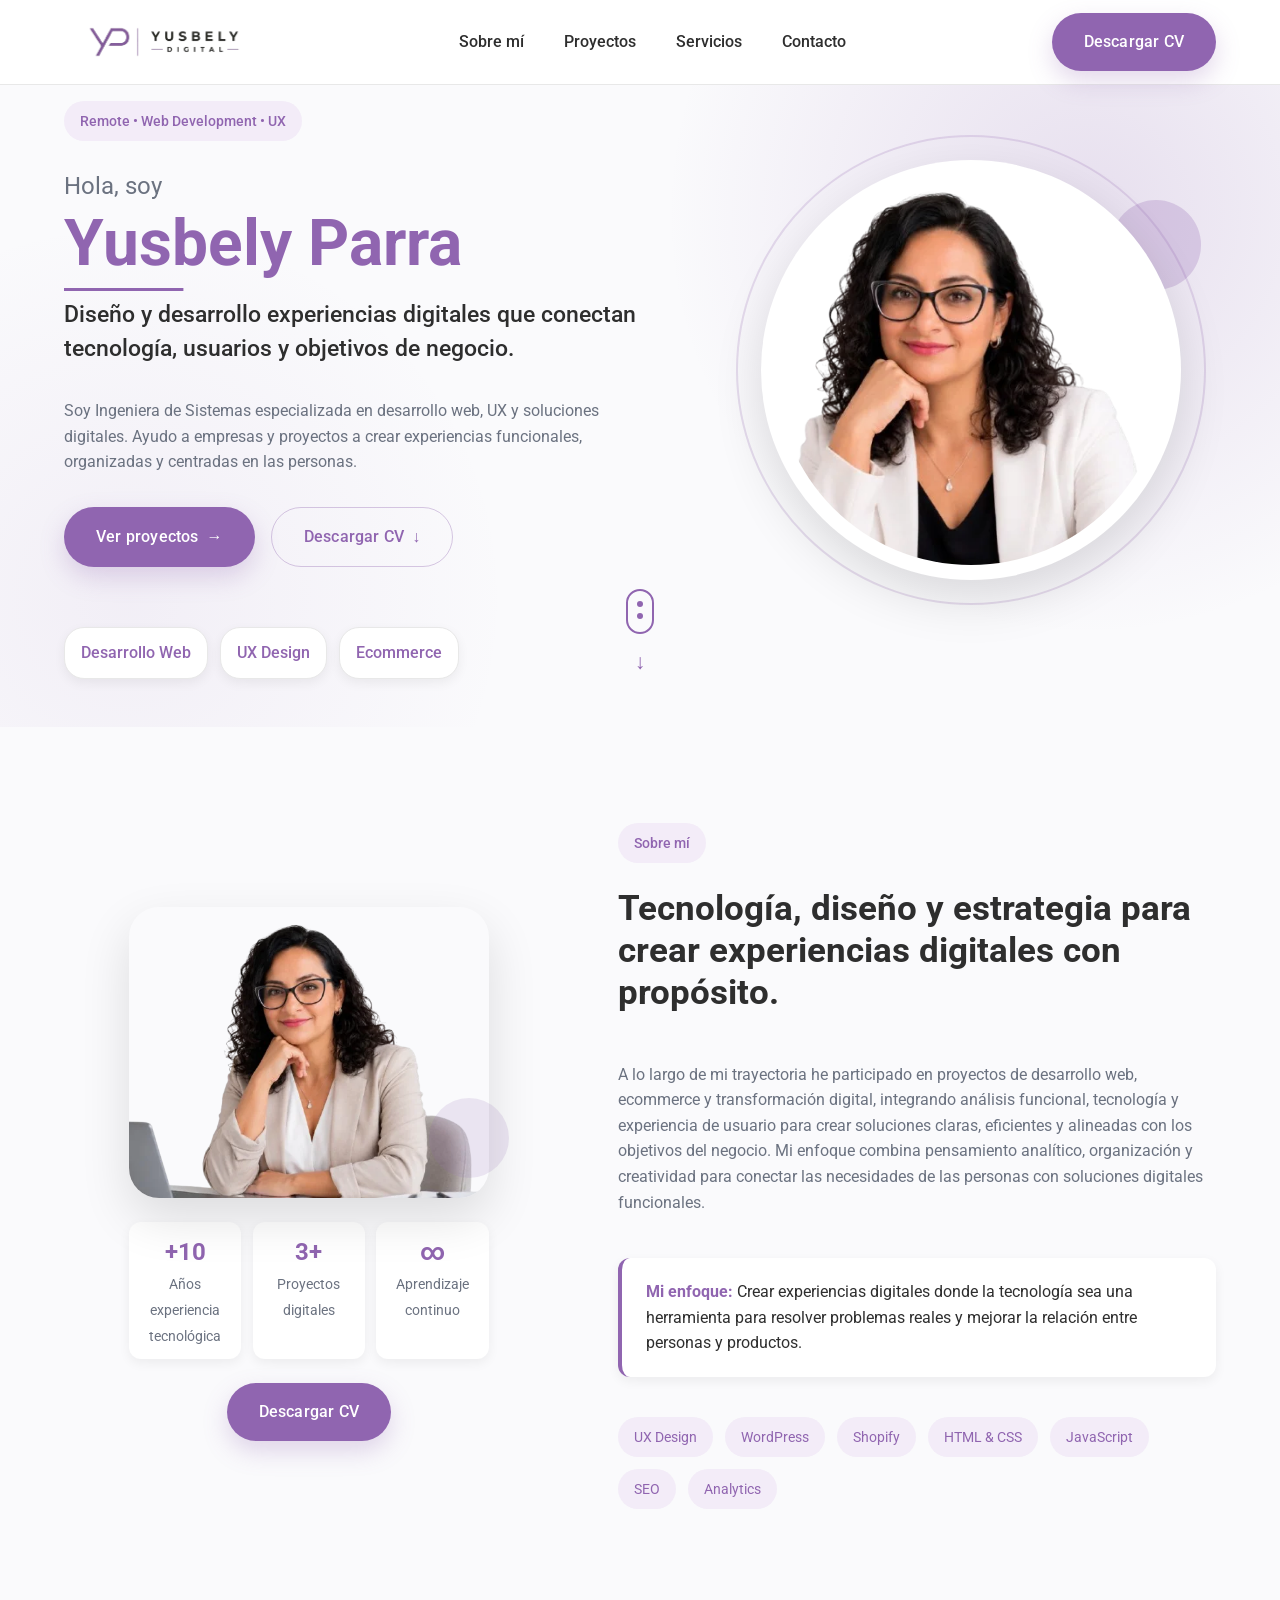
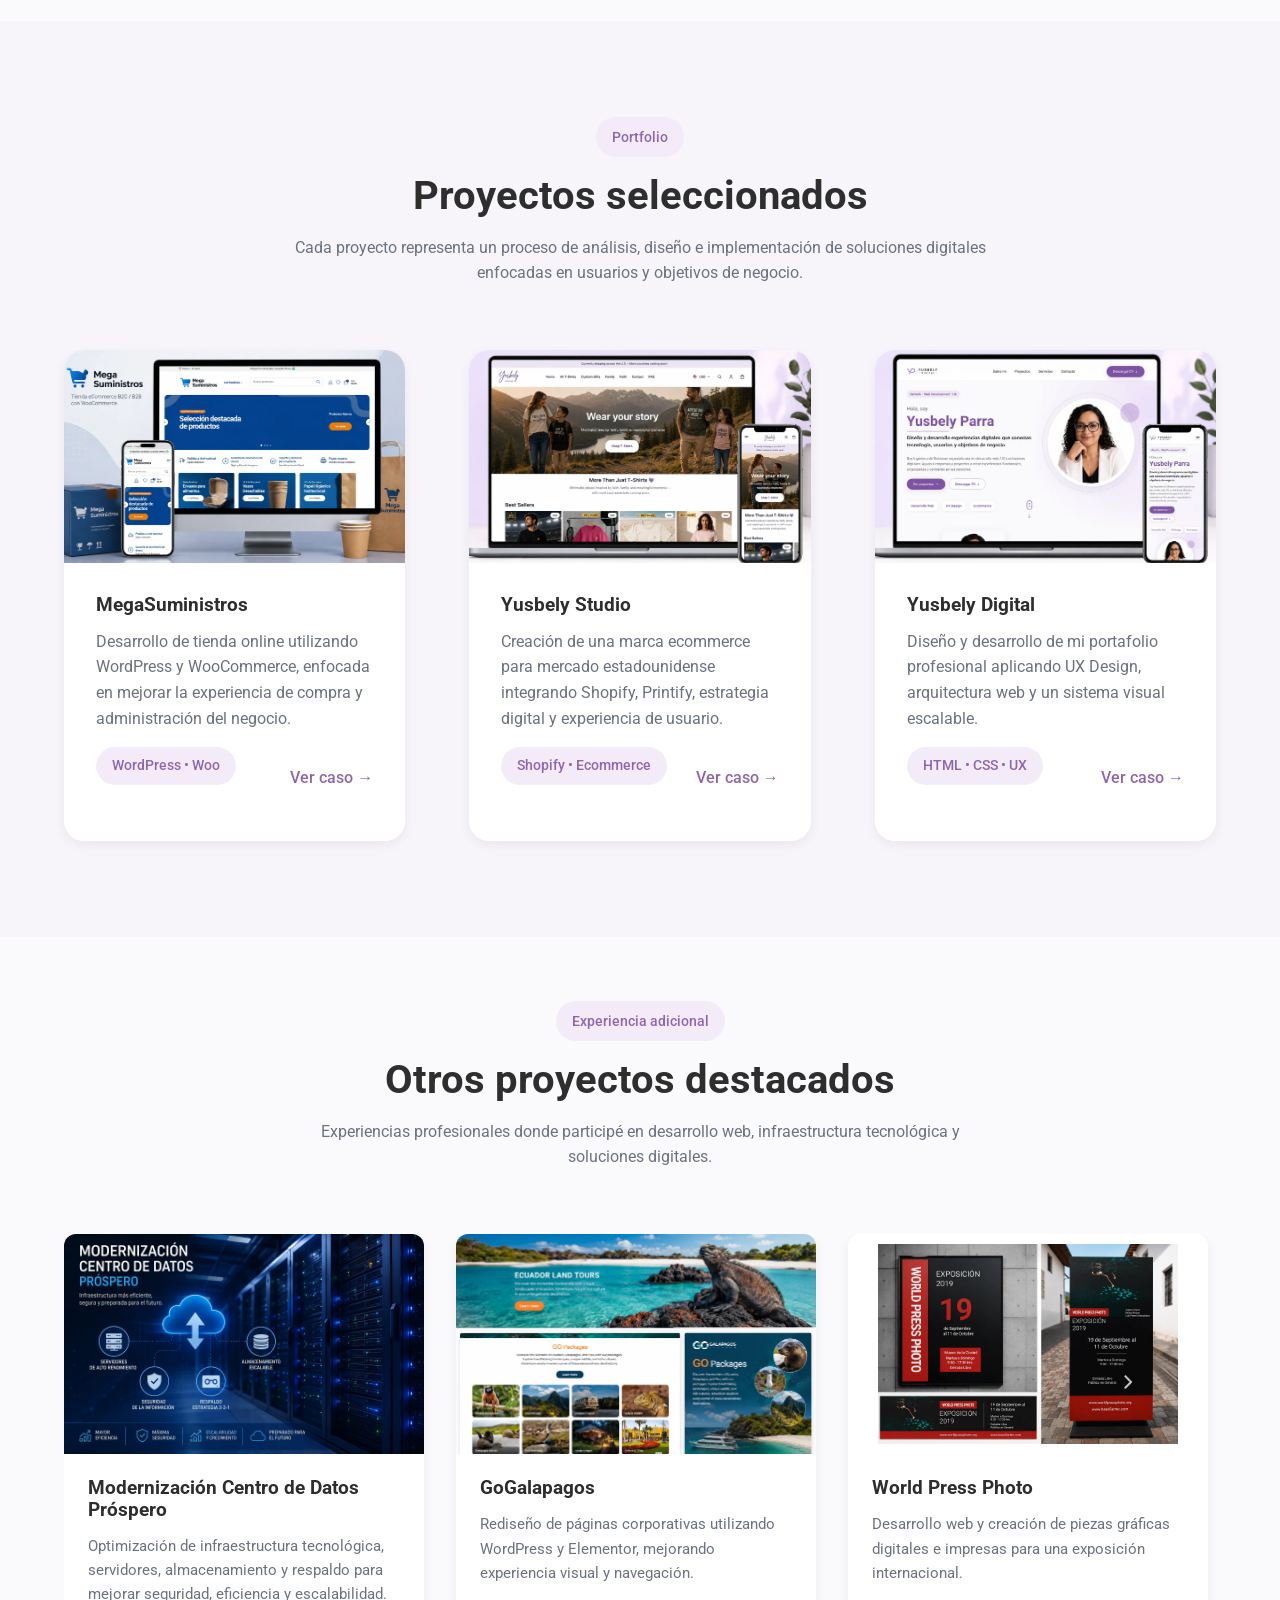
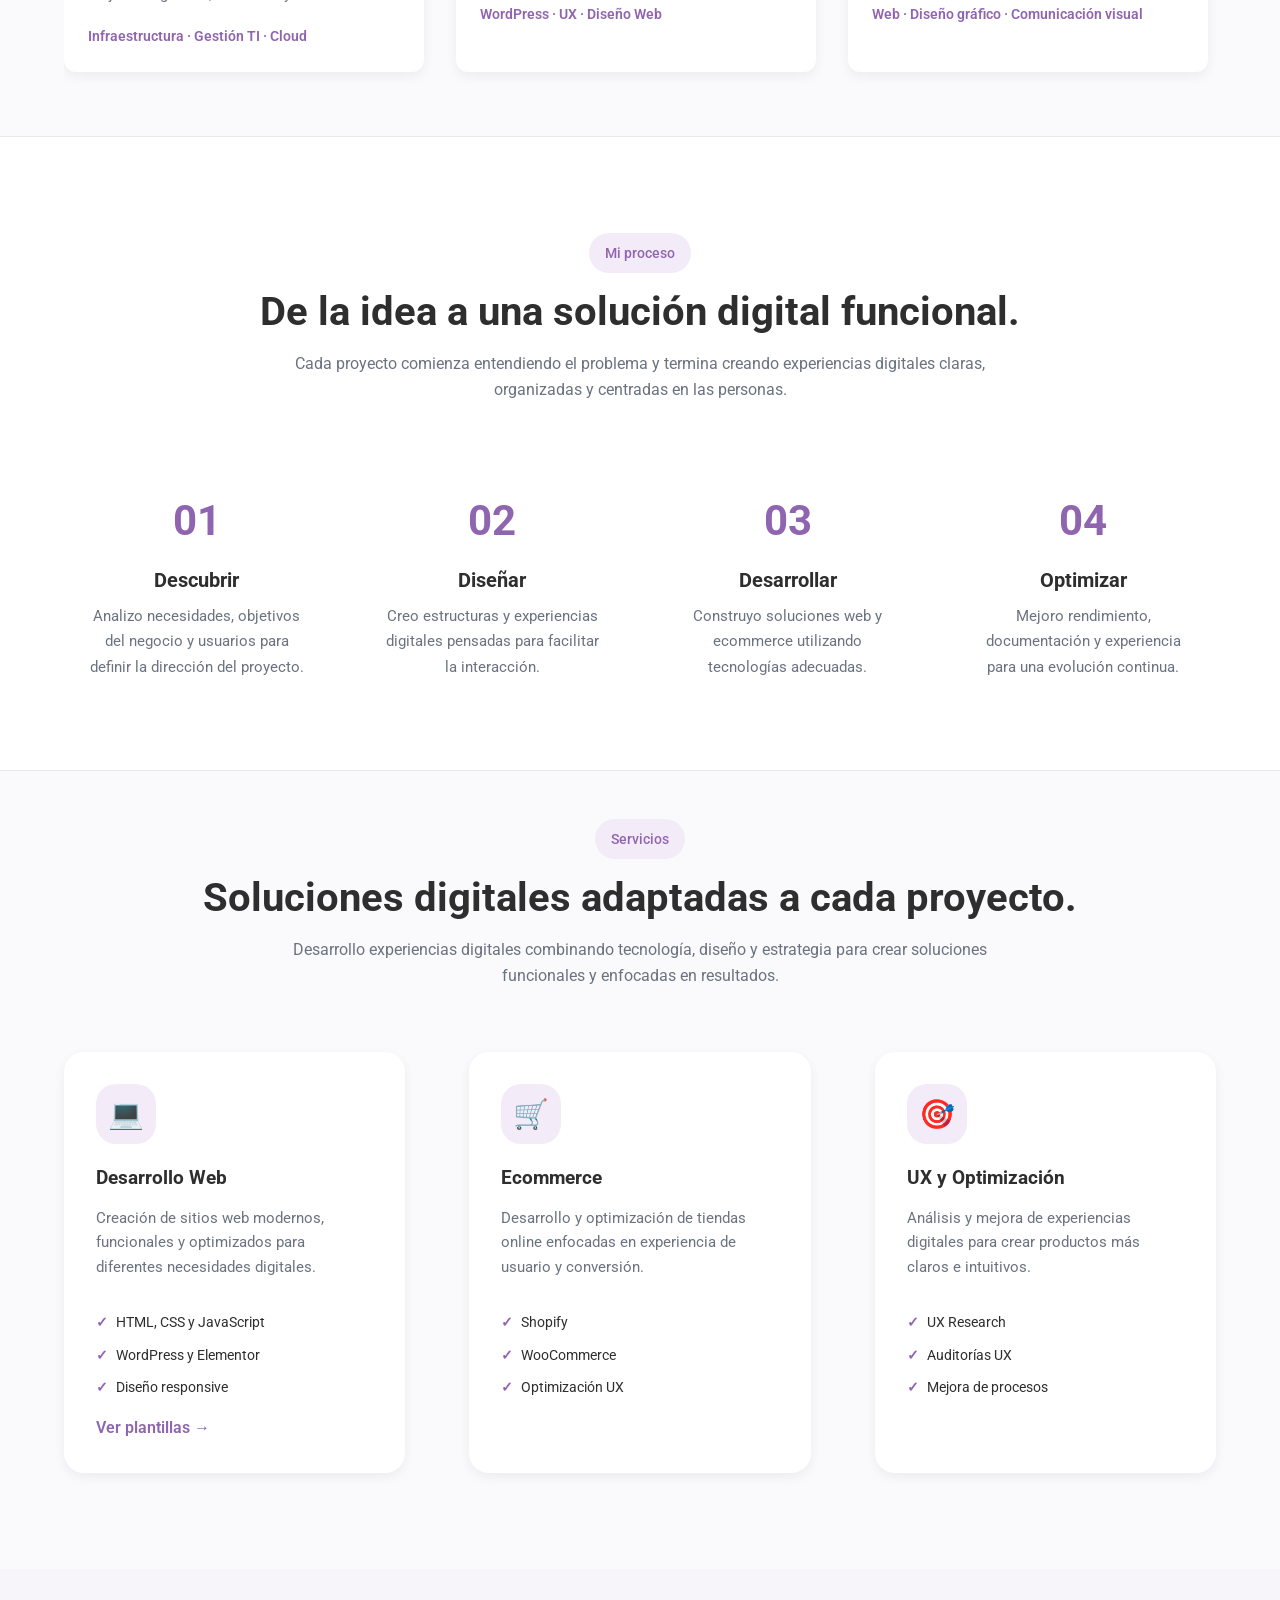
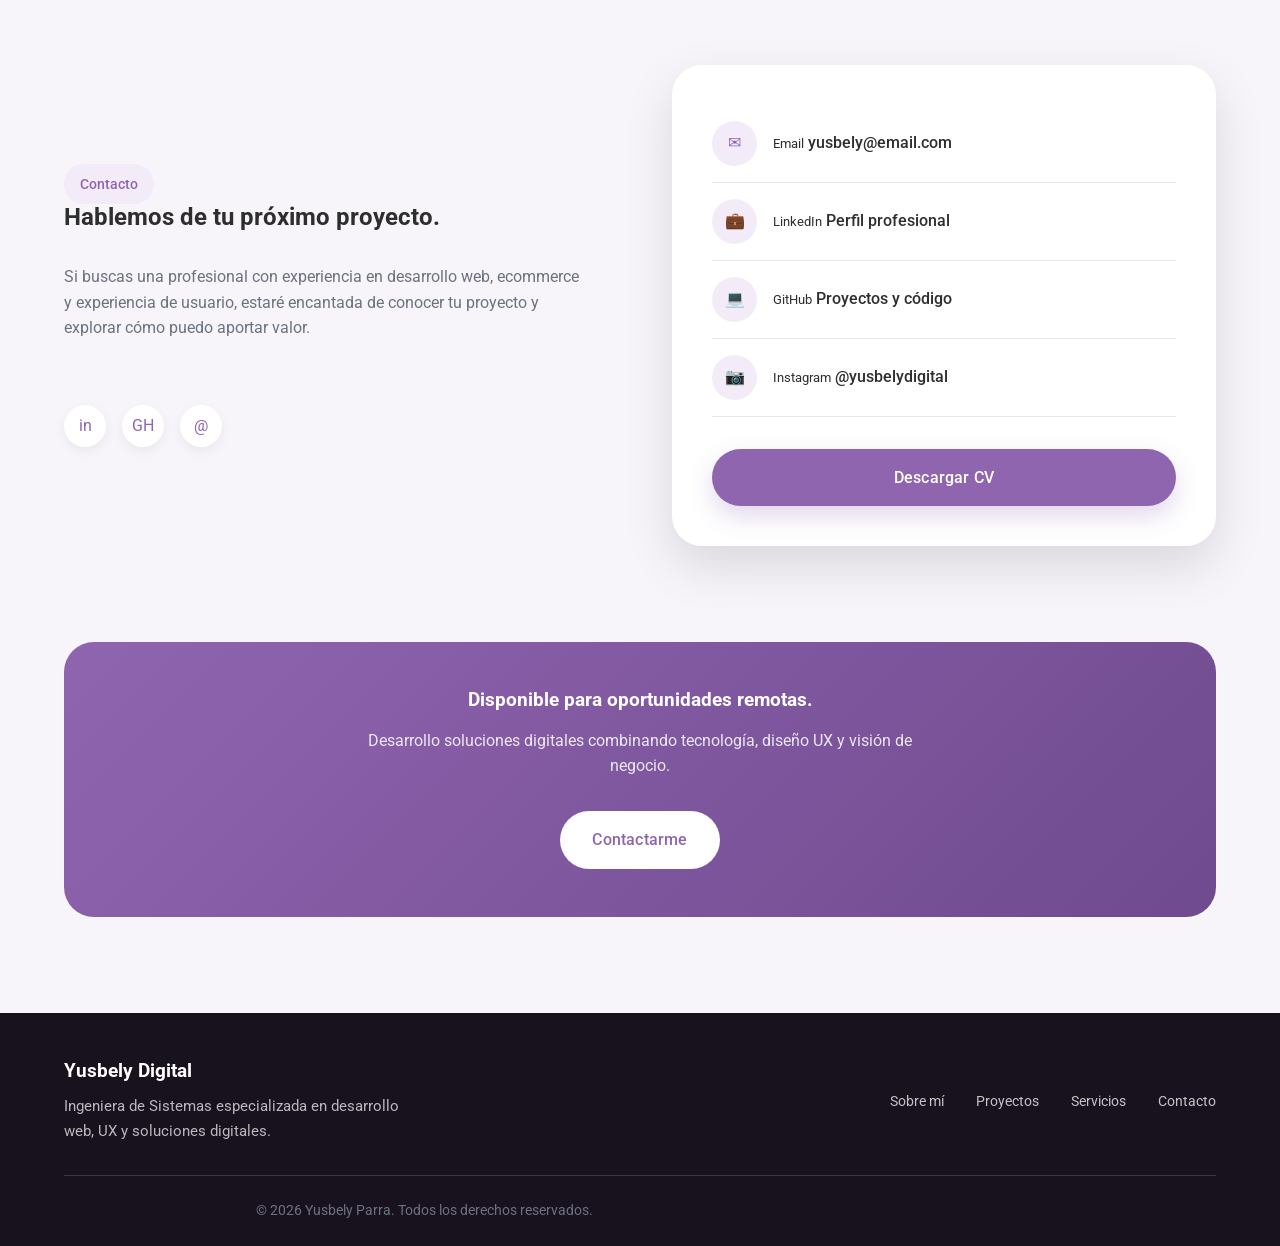
<file: index.html>
<!DOCTYPE html>
<html lang="es">

<head>

<meta charset="UTF-8">

<meta name="viewport" content="width=device-width, initial-scale=1.0">


<meta name="description"
content="Portafolio profesional de Yusbely Parra, Ingeniera de Sistemas especializada en UX Design, desarrollo web, ecommerce y soluciones digitales.">


<meta name="author" content="Yusbely Parra">


<link rel="icon" href="assets/images/favicon.ico">


<!-- Google Fonts -->

<link rel="preconnect" href="https://fonts.googleapis.com">

<link rel="preconnect" href="https://fonts.gstatic.com" crossorigin>


<link href="https://fonts.googleapis.com/css2?family=Roboto:wght@300;400;500;700&display=swap"
rel="stylesheet">


<!-- Main CSS -->

<link rel="stylesheet" href="assets/css/style.css">


<title>
Yusbely Digital | UX Design & Web Development
</title>


</head>


<body>



<!--==================================================
  HEADER
==================================================-->

<header class="header">


    <div class="container header-content">


        <!-- Logo -->

        <a href="#" class="logo">

            <img 
            src="assets/images/logo.webp"
            alt="Yusbely Digital">

        </a>



        <!-- Mobile Menu Toggle -->

        <input 
        type="checkbox" 
        id="menu-toggle"
        class="menu-toggle">



        <label 
        for="menu-toggle"
        class="menu-button">

            <span></span>
            <span></span>
            <span></span>

        </label>




        <!-- Navigation -->

        <nav class="main-nav" aria-label="Navegación principal">


            <ul class="nav-list">


                <li>

                    <a href="#about">
                        Sobre mí
                    </a>

                </li>


                <li>

                    <a href="#projects">
                        Proyectos
                    </a>

                </li>


                <li>

                    <a href="#services">
                        Servicios
                    </a>

                </li>


                <li>

                    <a href="#contact">
                        Contacto
                    </a>

                </li>


            </ul>


        </nav>




        <!-- Header Action -->

        <div class="header-actions">


            <a 
            href="docs/cv.pdf"
            target="_blank"
            class="btn btn-primary">

                Descargar CV

            </a>


        </div>



    </div>


</header>



<main>


<!--==================================================
  HERO
==================================================-->


<section id="hero" class="hero section">


    <div class="container">


        <div class="hero-container">



            <!-- Hero Content -->


            <div class="hero-content">


                <span class="hero-badge">

                    Remote • Web Development • UX

                </span>




                <h1 class="hero-title">


                    <span class="hero-greeting">

                        Hola, soy

                    </span>



                    <span class="hero-title-highlight">

                        Yusbely Parra

                    </span>


                </h1>





                <h2 class="hero-lead">


                    Diseño y desarrollo experiencias digitales
                    que conectan tecnología, usuarios y objetivos
                    de negocio.


                </h2>



                <p class="hero-description">


                    Soy Ingeniera de Sistemas especializada en desarrollo web,
                    UX y soluciones digitales. Ayudo a empresas y proyectos a
                    crear experiencias funcionales, organizadas y centradas en
                    las personas.


                </p>



                <div class="hero-actions">



                    <a href="#projects" class="btn btn-primary">

                      Ver proyectos

                    <span>→</span>

                    </a>



                        <a 
                            href="docs/cv.pdf"
                            class="btn btn-secondary"
                           target="_blank">

                           Descargar CV

                            <span>↓</span>

                        </a>


                </div>




                <div class="hero-highlights">



                    <div class="highlight-item">
                        Desarrollo Web
                    </div>


                    <div class="highlight-item">
                        UX Design
                    </div>


                    <div class="highlight-item">
                        Ecommerce
                    </div>




                </div>





            </div>



            <!-- Hero Visual -->



            <div class="hero-visual">



                <div class="hero-image-wrapper">


                    <img
                    src="assets/images/profile.webp"
                    alt="Yusbely Parra profesional UX y desarrollo web"
                    class="hero-image">



                </div>



            </div>





        </div>




        <!-- Scroll Indicator -->


        <div class="hero-scroll">


            <a href="#about"
            aria-label="Continuar a sección Sobre mí">


                <span></span>


            </a>


        </div>





    </div>



</section>

<!-- Componente Nro. 1 About -->

<!--==================================================
  ABOUT
==================================================-->


<section id="about" class="about section">


    <div class="container">


        <div class="about-container">



            <!-- About Image -->


            <div class="about-image">

              <div class="about-photo">


             <img
              src="assets/images/profile1.webp"
              alt="Yusbely Parra Ingeniera de Sistemas y UX Designer">


            </div>
              
              
              
              
                <!-- Stats -->


                <div class="about-stats">



                    <div class="about-stat">


                        <span class="about-stat-number">

                            +10

                        </span>


                        <span class="about-stat-label">

                            Años experiencia tecnológica

                        </span>


                    </div>



                    <div class="about-stat">


                        <span class="about-stat-number">

                            3+

                        </span>


                        <span class="about-stat-label">

                            Proyectos digitales

                        </span>


                    </div>


                    <div class="about-stat">


                        <span class="about-stat-number">

                            ∞

                        </span>


                        <span class="about-stat-label">

                            Aprendizaje continuo

                        </span>


                    </div>



                </div>



            <a 
                href="docs/cv.pdf"
                class="btn btn-primary"
                target="_blank">

                 Descargar CV

             </a>



            </div>


            <!-- About Content -->


            <div class="about-content">



                <div class="section-header">



                    <span class="section-badge">

                        Sobre mí

                    </span>


                    <h2 class="section-title">


                        Tecnología, diseño y estrategia para crear
                        experiencias digitales con propósito.


                    </h2>


                </div>


            <p class="section-description">

          A lo largo de mi trayectoria he participado en proyectos de desarrollo web, 
          ecommerce y transformación digital, integrando análisis funcional, tecnología 
          y experiencia de usuario para crear soluciones claras, eficientes y alineadas 
          con los objetivos del negocio. Mi enfoque combina pensamiento analítico, 
          organización y creatividad para conectar las necesidades de las personas 
          con soluciones digitales funcionales.

           </p>



                <!-- Professional Highlight -->


                <div class="about-highlight">

                    <strong>

                        Mi enfoque:

                    </strong>

                    Crear experiencias digitales donde la tecnología sea
                    una herramienta para resolver problemas reales y mejorar
                    la relación entre personas y productos.


                </div>



                <!-- Skills -->


                <div class="about-skills">



                    <span>
                        UX Design
                    </span>



                    <span>
                        WordPress
                    </span>



                    <span>
                        Shopify
                    </span>



                    <span>
                        HTML & CSS
                    </span>



                    <span>
                        JavaScript
                    </span>



                    <span>
                        SEO
                    </span>



                    <span>
                        Analytics
                    </span>



                </div>



            </div>






        </div>



    </div>



</section>


<!-- Componente Nro. 2 Projects -->

<!--==================================================
  PROJECTS
==================================================-->


<!-- ================================================
     PROJECTS SECTION
================================================ -->


<section id="projects" class="section projects">


    <div class="container">


        <!-- Section Header -->

        <div class="section-header">


            <span class="section-badge">

                Portfolio

            </span>


            <h2 class="section-title">

                Proyectos seleccionados

            </h2>


            <p class="section-description">

                Cada proyecto representa un proceso de análisis,
                diseño e implementación de soluciones digitales
                enfocadas en usuarios y objetivos de negocio.

            </p>


        </div>




        <!-- Projects Grid -->


        <div class="projects-grid">



            <!-- Project 1 -->


            <article class="project-card">


                <div class="project-image">


                    <img 
                    src="assets/images/megasuministros.webp"
                    alt="Proyecto MegaSuministros ecommerce">


                </div>



                <div class="project-content">


                    <h3>

                        MegaSuministros

                    </h3>



                    <p>

                        Desarrollo de tienda online utilizando
                        WordPress y WooCommerce, enfocada en mejorar
                        la experiencia de compra y administración
                        del negocio.

                    </p>



                    <div class="project-meta">


                        <span class="project-category">

                            WordPress • Woo

                        </span>


            <a href="projects/mega-suministros.html" class="project-link">
                    Ver caso →
            </a>


                    </div>


                </div>


            </article>





            <!-- Project 2 -->


            <article class="project-card">


                <div class="project-image">


                    <img 
                    src="assets/images/yusbelystudio.webp"
                    alt="Proyecto Yusbely Studio ecommerce">


                </div>



                <div class="project-content">


                    <h3>

                        Yusbely Studio

                    </h3>



                    <p>

                        Creación de una marca ecommerce para
                        mercado estadounidense integrando Shopify,
                        Printify, estrategia digital y experiencia
                        de usuario.

                    </p>



                    <div class="project-meta">


                        <span class="project-category">

                            Shopify • Ecommerce

                        </span>



                        <a href="projects/yusbely-studio.html" class="project-link">

                            Ver caso →

                        </a>


                    </div>


                </div>


            </article>





            <!-- Project 3 -->


            <article class="project-card">


                <div class="project-image">


                    <img 
                    src="assets/images/yusbelydigital.webp"
                    alt="Proyecto portafolio Yusbely Digital">


                </div>



                <div class="project-content">


                    <h3>

                        Yusbely Digital

                    </h3>



                    <p>

                        Diseño y desarrollo de mi portafolio
                        profesional aplicando UX Design,
                        arquitectura web y un sistema visual
                        escalable.

                    </p>



                    <div class="project-meta">


                        <span class="project-category">

                            HTML • CSS • UX

                        </span>



                        <a href="projects/yusbely-digital.html" class="project-link">

                            Ver caso →

                        </a>


                    </div>


                </div>


            </article>



        </div>


    </div>


</section>



<!--==================================================
  ADDITIONAL PROJECTS
==================================================-->

<section id="additional-projects" class="additional-projects section">


<div class="container">


<div class="section-header">


<span class="section-badge">
Experiencia adicional
</span>


<h2 class="section-title">
Otros proyectos destacados
</h2>


<p class="section-description">

Experiencias profesionales donde participé en
desarrollo web, infraestructura tecnológica
y soluciones digitales.

</p>


</div>




<div class="additional-slider">



<!-- Proyecto 1 -->


<article class="additional-card">


<div class="additional-image">

<img 
src="assets/images/prospero.webp"
alt="Modernización Centro de Datos Próspero">

</div>


<div class="additional-content">


<h3>
Modernización Centro de Datos Próspero
</h3>


<p>

Optimización de infraestructura tecnológica,
servidores, almacenamiento y respaldo para
mejorar seguridad, eficiencia y escalabilidad.

</p>


<span>
Infraestructura · Gestión TI · Cloud
</span>


</div>


</article>






<!-- Proyecto 2 -->


<article class="additional-card">


<div class="additional-image">

<img 
src="assets/images/gogalapagos.webp"
alt="Rediseño web GoGalapagos">

</div>


<div class="additional-content">


<h3>
GoGalapagos
</h3>


<p>

Rediseño de páginas corporativas utilizando
WordPress y Elementor, mejorando experiencia
visual y navegación.

</p>


<span>
WordPress · UX · Diseño Web
</span>


</div>


</article>



<!-- Proyecto 3 -->


<article class="additional-card">


<div class="additional-image">

<img 
src="assets/images/worldpressphoto.webp"
class="image-contain"
alt="World Press Photo">

</div>


<div class="additional-content">


<h3>
World Press Photo
</h3>


<p>

Desarrollo web y creación de piezas gráficas
digitales e impresas para una exposición internacional.

</p>


<span>
Web · Diseño gráfico · Comunicación visual
</span>


</div>


</article>



</div>



</div>


</section>


<!--==================================================
  PROCESS SECTION
==================================================-->

<section class="process-section section">


<div class="container">


<div class="section-header">


<span class="section-badge">

Mi proceso

</span>



<h2 class="section-title">

De la idea a una solución digital funcional.

</h2>



<p class="section-description">

Cada proyecto comienza entendiendo el problema y
termina creando experiencias digitales claras,
organizadas y centradas en las personas.

</p>


</div>





<div class="process-grid">



<div class="process-item">


<span class="process-number">

01

</span>


<h3>

Descubrir

</h3>


<p>

Analizo necesidades, objetivos del negocio y
usuarios para definir la dirección del proyecto.

</p>


</div>





<div class="process-item">


<span class="process-number">

02

</span>


<h3>

Diseñar

</h3>


<p>

Creo estructuras y experiencias digitales
pensadas para facilitar la interacción.

</p>


</div>





<div class="process-item">


<span class="process-number">

03

</span>


<h3>

Desarrollar

</h3>


<p>

Construyo soluciones web y ecommerce
utilizando tecnologías adecuadas.

</p>


</div>





<div class="process-item">


<span class="process-number">

04

</span>


<h3>

Optimizar

</h3>


<p>

Mejoro rendimiento, documentación y
experiencia para una evolución continua.

</p>


</div>




</div>


</div>


</section>

<!-- Componente Nro. 3 Services -->


<!--==================================================
  SERVICES
==================================================-->


<!-- ================================================
     SERVICES SECTION
================================================ -->


<section id="services" class="section services">


<div class="container">


    <!-- Section Header -->


    <div class="section-header">


        <span class="section-badge">

            Servicios

        </span>


        <h2 class="section-title">

            Soluciones digitales adaptadas a cada proyecto.

        </h2>


        <p class="section-description">

            Desarrollo experiencias digitales combinando
            tecnología, diseño y estrategia para crear
            soluciones funcionales y enfocadas en resultados.

        </p>


    </div>




    <!-- Services Grid -->


    <div class="services-grid">



        <!-- Service 1 -->


        <article class="service-card">


            <div class="service-icon">

                💻

            </div>


            <h3>

                Desarrollo Web

            </h3>


            <p>

                Creación de sitios web modernos,
                funcionales y optimizados para
                diferentes necesidades digitales.

            </p>



            <ul class="service-list">


                <li>

                    HTML, CSS y JavaScript

                </li>


                <li>

                    WordPress y Elementor

                </li>


                <li>

                    Diseño responsive

                </li>


            </ul>

            <a 
href="templates.html"
class="service-link">

    Ver plantillas →

</a>


        </article>





        <!-- Service 2 -->


        <article class="service-card">


            <div class="service-icon">

                🛒

            </div>


            <h3>

                Ecommerce

            </h3>


            <p>

                Desarrollo y optimización de tiendas
                online enfocadas en experiencia de
                usuario y conversión.

            </p>



            <ul class="service-list">


                <li>

                    Shopify

                </li>


                <li>

                    WooCommerce

                </li>


                <li>

                    Optimización UX

                </li>


            </ul>


        </article>





        <!-- Service 3 -->


        <article class="service-card">


            <div class="service-icon">

                🎯

            </div>


            <h3>

                UX y Optimización

            </h3>


            <p>

                Análisis y mejora de experiencias
                digitales para crear productos más
                claros e intuitivos.

            </p>



            <ul class="service-list">


                <li>

                    UX Research

                </li>


                <li>

                    Auditorías UX

                </li>


                <li>

                    Mejora de procesos

                </li>


            </ul>


        </article>



    </div>


</div>


</section>



<!-- Componente Nro. 4 Contact -->

<!--==================================================
  CONTACT
==================================================-->


<!-- ================================================
     CONTACT SECTION
================================================ -->


<section id="contact" class="section contact">


<div class="container">


<div class="contact-container">



    <!-- Contact Content -->


    <div class="contact-content">


        <span class="section-badge">

            Contacto

        </span>



        <h2>

            Hablemos de tu próximo proyecto.

        </h2>



        <p>

            Si buscas una profesional con experiencia en
            desarrollo web, ecommerce y experiencia de usuario,
            estaré encantada de conocer tu proyecto y explorar
            cómo puedo aportar valor.

        </p>



        <div class="social-links">


            <a href="https://www.linkedin.com/in/yusbely-parra/" aria-label="LinkedIn" target="_blank">

                in

            </a>



            <a href="https://github.com/yusbelypv" aria-label="GitHub" target="_blank">

                GH

            </a>



            <a href="mailto:yusbely@email.com" aria-label="Email" target="_blank">

                @

            </a>


        </div>


    </div>





    <!-- Contact Card -->


    <div class="contact-card">


        <div class="contact-item">


            <div class="contact-icon">

                ✉

            </div>


            <div>

                <small>Email</small>

                <a href="mailto:yusbely@email.com">

                    yusbely@email.com

                </a>

            </div>


        </div>





        <div class="contact-item">


            <div class="contact-icon">

                💼

            </div>


            <div>

                <small>LinkedIn</small>

                <a href="https://www.linkedin.com/in/yusbely-parra/" target="_blank">

                    Perfil profesional

                </a>

            </div>


        </div>





        <div class="contact-item">


            <div class="contact-icon">

                💻

            </div>


            <div>

                <small>GitHub</small>

                <a href="https://github.com/yusbelypv" target="_blank">

                    Proyectos y código

                </a>

            </div>


        </div>

<div class="contact-item">


    <div class="contact-icon">

        📷

    </div>


    <div>

        <small>Instagram</small>

        <a href="https://www.instagram.com/yusbelydigital" target="_blank">

            @yusbelydigital

        </a>

    </div>


</div>

        <a href="docs/cv.pdf" class="btn btn-primary" target="_blank">

            Descargar CV

        </a>


    </div>



</div>




<!-- Final CTA -->


<div class="contact-cta">


    <h3>

        Disponible para oportunidades remotas.

    </h3>



    <p>

        Desarrollo soluciones digitales combinando
        tecnología, diseño UX y visión de negocio.

    </p>



    <a href="mailto:yusbely@email.com" class="btn btn-secondary">

        Contactarme

    </a>


</div>



</div>


</section>



<!--==================================================
  FOOTER
==================================================-->



<!-- ================================================
     FOOTER
================================================ -->


<footer class="footer">


<div class="container">


    <div class="footer-container">


        <!-- Brand -->


        <div class="footer-brand">


            <h3>

                Yusbely Digital

            </h3>



            <p>

                Ingeniera de Sistemas especializada en
                desarrollo web, UX y soluciones digitales.

            </p>


        </div>





        <!-- Navigation -->


        <nav class="footer-nav">


            <a href="#about">

                Sobre mí

            </a>



            <a href="#projects">

                Proyectos

            </a>



            <a href="#services">

                Servicios

            </a>



            <a href="#contact">

                Contacto

            </a>


        </nav>



    </div>




    <!-- Bottom -->


    <div class="footer-bottom">


        <p>

            © 2026 Yusbely Parra.
            Todos los derechos reservados.

        </p>


    </div>



</div>


</footer>

</body>

</html>
</file>
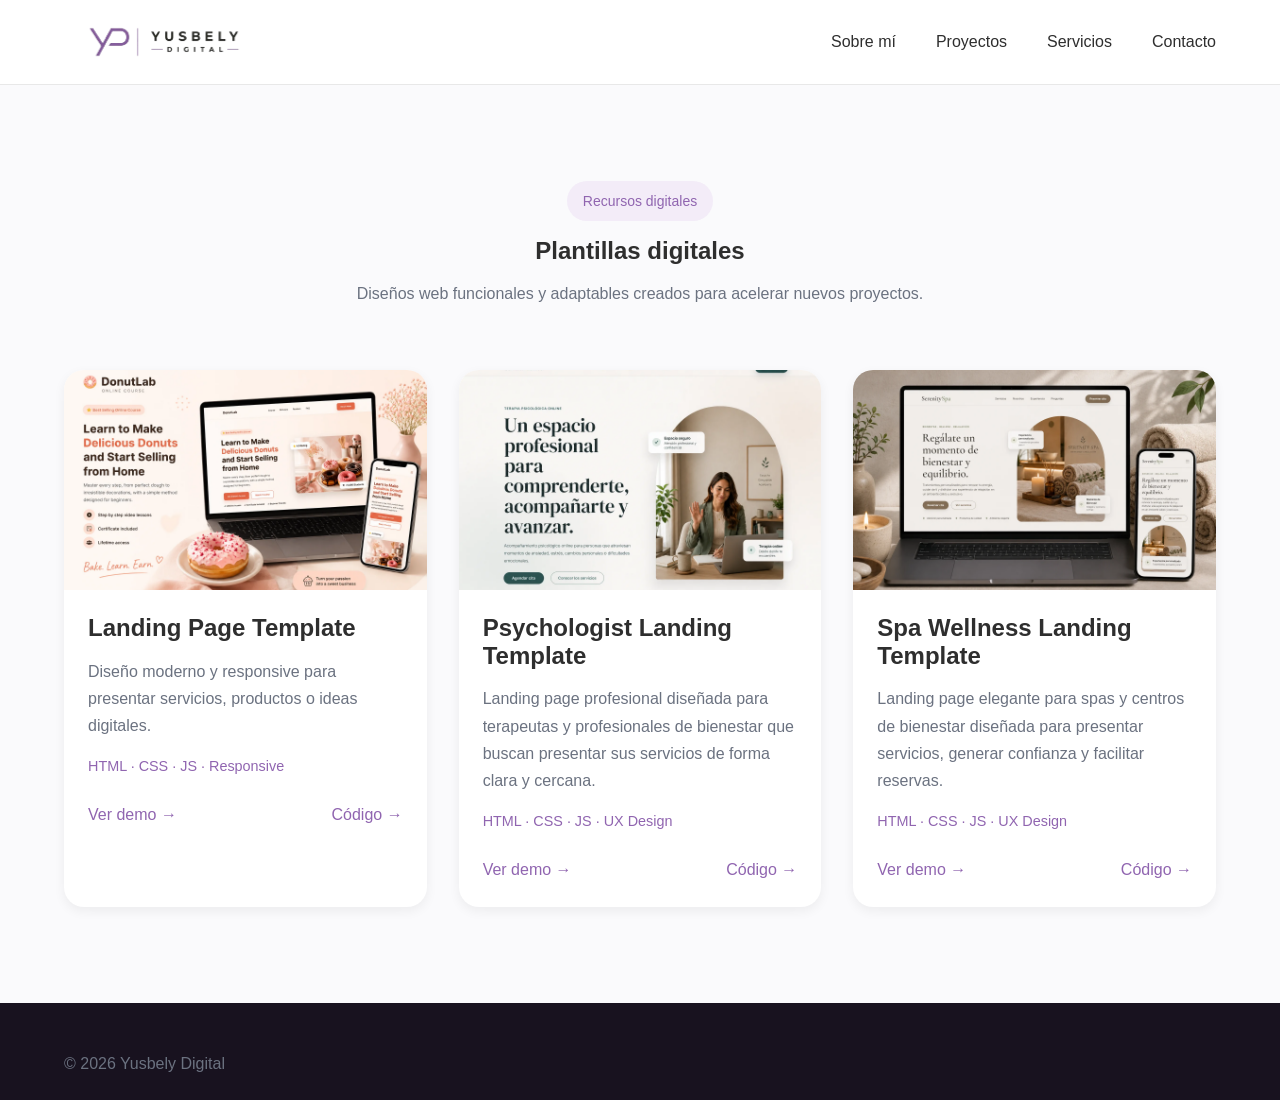
<file: templates.html>
<!DOCTYPE html>

<html lang="es">


<head>


<meta charset="UTF-8">


<meta name="viewport" content="width=device-width, initial-scale=1.0">


<title>
Plantillas digitales | Yusbely Digital
</title>


<link rel="stylesheet" href="assets/css/style.css">


</head>



<body>



<!-- HEADER -->

<header class="header">


<div class="container header-content">


<a href="index.html" class="logo">

<img 
src="assets/images/logo.webp"
alt="Yusbely Digital">

</a>



<nav class="main-nav">


<ul class="nav-list">


<li>

<a href="index.html#about">
Sobre mí
</a>

</li>


<li>

<a href="index.html#projects">
Proyectos
</a>

</li>


<li>

<a href="index.html#services">
Servicios
</a>

</li>


<li>

<a href="index.html#contact">
Contacto
</a>

</li>


</ul>


</nav>


</div>


</header>





<main>



<section class="templates-page">


<div class="container">



<div class="section-header">


<span class="section-badge">

Recursos digitales

</span>



<h1>

Plantillas digitales

</h1>



<p>

Diseños web funcionales y adaptables
creados para acelerar nuevos proyectos.

</p>


</div>





<div class="templates-grid">



<!-- TEMPLATE CARD 1 -->


<article class="template-card">


<img 
src="assets/images/templates/template-demo.webp"
alt="Landing Page Template">



<div class="template-content">


<h2>

Landing Page Template

</h2>


<p>

Diseño moderno y responsive para
presentar servicios, productos o ideas digitales.

</p>



<span>

HTML · CSS · JS · Responsive

</span>



<div class="template-links">


<a href="https://yusbelypv.github.io/course-landing-template/" target="_blank">

Ver demo →

</a>



<a href="https://github.com/yusbelypv/course-landing-template" target="_blank">

Código →

</a>



</div>


</div>


</article>


<!-- TEMPLATE CARD 2 -->


<article class="template-card">


<img 
src="assets/images/templates/psychologist-template.webp"
alt="Psychologist Landing Template">



<div class="template-content">


<h2>

Psychologist Landing Template

</h2>



<p>

Landing page profesional diseñada para terapeutas
y profesionales de bienestar que buscan presentar
sus servicios de forma clara y cercana.

</p>



<span>

HTML · CSS · JS · UX Design

</span>



<div class="template-links">


<a href="https://yusbelypv.github.io/psychologist-landing-template/" target="_blank">

Ver demo →

</a>



<a href="https://github.com/yusbelypv/psychologist-landing-template" target="_blank">

Código →

</a>



</div>


</div>


</article>


<!-- TEMPLATE CARD 3 -->


<article class="template-card">


<img 
src="assets/images/templates/spa-wellness-template.webp"
alt="Spa Wellness Landing Template">



<div class="template-content">


<h2>

Spa Wellness Landing Template

</h2>



<p>

Landing page elegante para spas y centros de bienestar
diseñada para presentar servicios, generar confianza
y facilitar reservas.

</p>



<span>

HTML · CSS · JS · UX Design

</span>



<div class="template-links">



<a href="https://yusbelypv.github.io/spa-wellness-landing-template/" target="_blank">

Ver demo →

</a>




<a href="https://github.com/yusbelypv/spa-wellness-landing-template" target="_blank">

Código →

</a>



</div>


</div>


</article>


</div>



</div>


</section>



</main>





<footer class="footer">


<div class="container">


<p>

© 2026 Yusbely Digital

</p>


</div>


</footer>



</body>


</html>
</file>
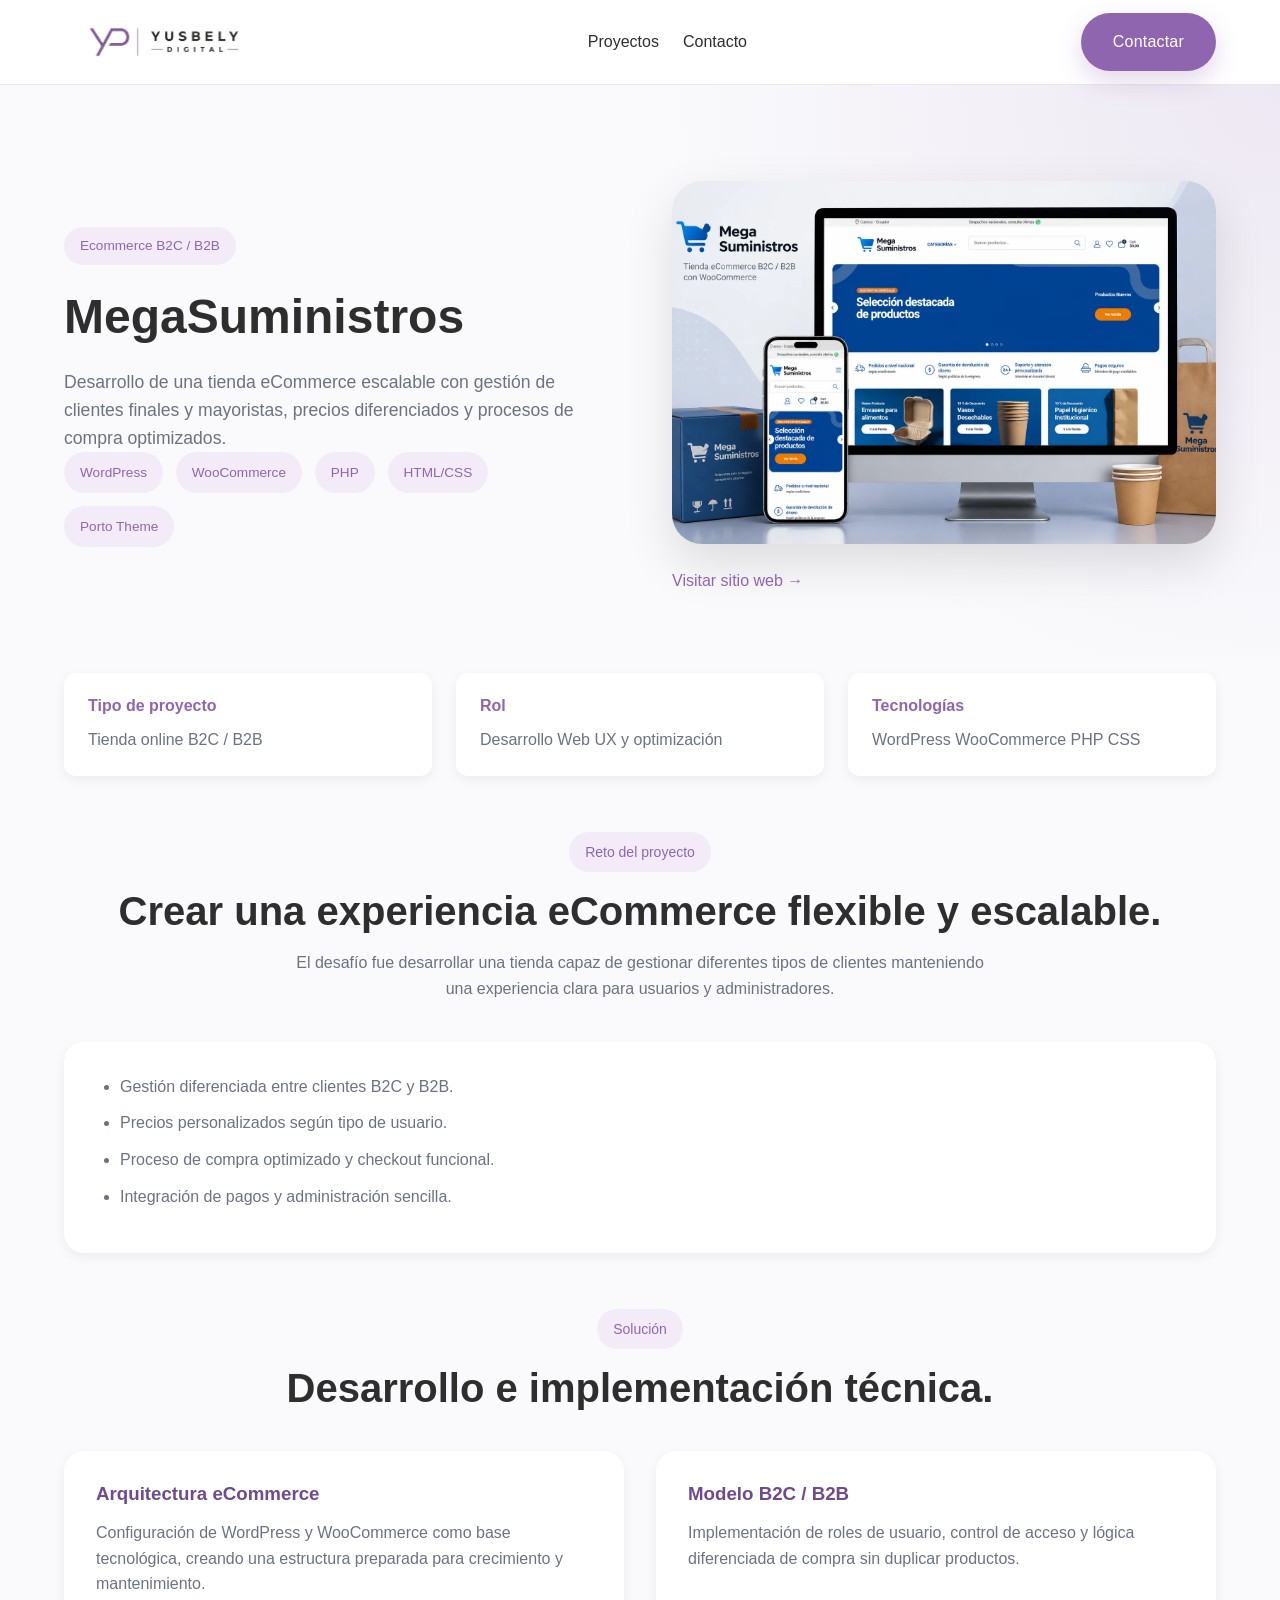
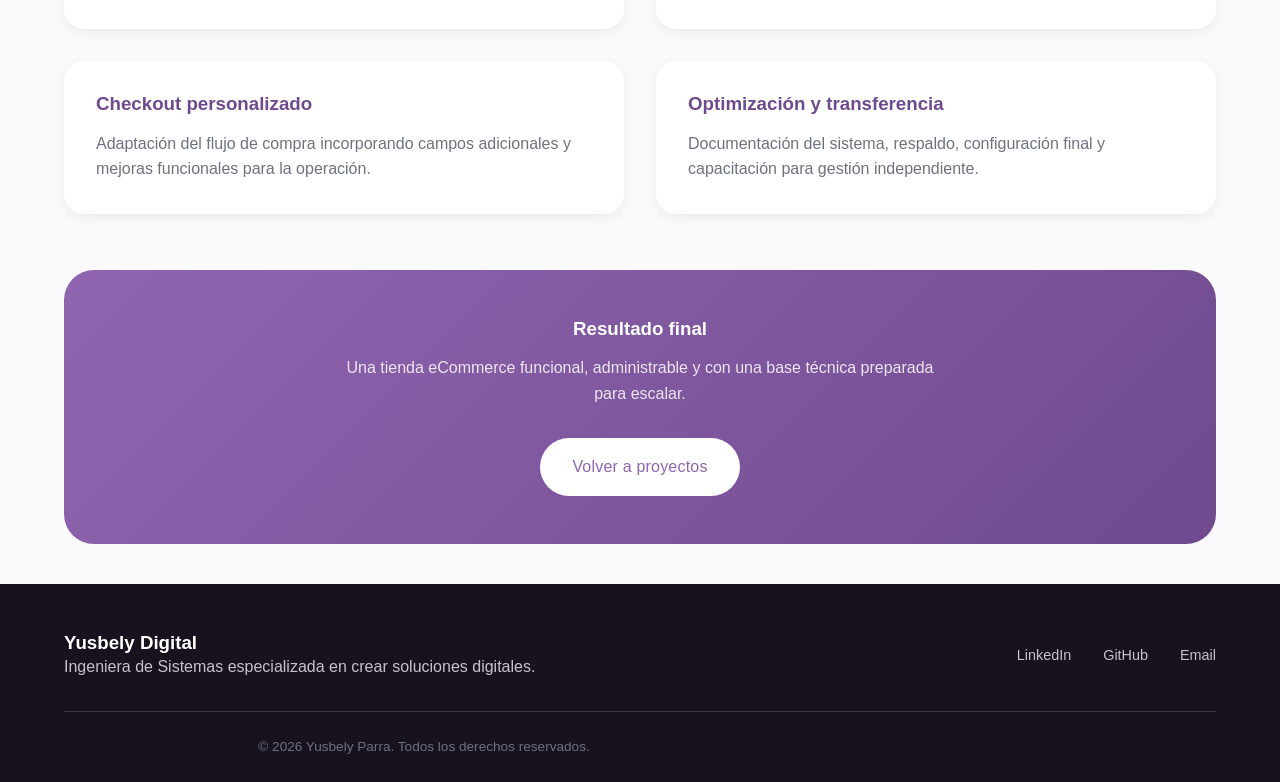
<file: projects/mega-suministros.html>
<!DOCTYPE html>

<html lang="es">

<head>

<meta charset="UTF-8">

<meta name="viewport" content="width=device-width, initial-scale=1.0">


<meta name="description"
content="Caso de estudio MegaSuministros - Desarrollo eCommerce B2C/B2B con WooCommerce.">


<link rel="stylesheet" href="../assets/css/style.css">


<title>MegaSuministros | Caso de Estudio</title>


</head>


<body>



<!--==================================================
  HEADER
==================================================-->


<header class="header">


<div class="container">


<div class="header-content">



<!-- LOGO -->


<a href="../index.html" class="logo" aria-label="Yusbely Digital">


<img
src="../assets/images/logo.webp"
alt="Yusbely Digital Logo">


</a>





<!-- NAVIGATION -->


<nav class="main-nav">


<ul class="nav-list">


<li>

<a href="../index.html#projects">

Proyectos

</a>

</li>



<li>

<a href="../index.html#contact">

Contacto

</a>

</li>


</ul>


</nav>





<!-- ACTION -->


<div class="header-actions">


<a href="../index.html#contact" class="btn btn-primary">

Contactar

</a>


</div>



</div>


</div>


</header>






<main>





<!--==================================================
 PROJECT HERO
==================================================-->


<section class="project-hero section">


<div class="container">


<div class="project-hero-container">



<div class="project-hero-content">



<span class="project-category">

Ecommerce B2C / B2B

</span>




<h1>

MegaSuministros

</h1>




<p class="project-hero-description">

Desarrollo de una tienda eCommerce escalable
con gestión de clientes finales y mayoristas,
precios diferenciados y procesos de compra
optimizados.

</p>





<div class="tech-list">


<span class="tech-item">

WordPress

</span>



<span class="tech-item">

WooCommerce

</span>



<span class="tech-item">

PHP

</span>



<span class="tech-item">

HTML/CSS

</span>



<span class="tech-item">

Porto Theme

</span>



</div>




</div>





<div class="project-cover">


<img
src="../assets/images/megasuministros.webp"
alt="Tienda eCommerce MegaSuministros">



<a
href="https://megasuministros.shop"
target="_blank"
class="action-link">

Visitar sitio web →

</a>



</div>





</div>


</div>


</section>








<!--==================================================
 PROJECT SUMMARY
==================================================-->



<section id="project-summary" class="project-info section">


<div class="container">


<div class="project-info-grid">



<div class="project-info-card">


<h3>

Tipo de proyecto

</h3>


<p>

Tienda online B2C / B2B

</p>


</div>





<div class="project-info-card">


<h3>

Rol

</h3>


<p>

Desarrollo Web
UX y optimización

</p>


</div>





<div class="project-info-card">


<h3>

Tecnologías

</h3>


<p>

WordPress
WooCommerce
PHP
CSS

</p>


</div>



</div>


</div>


</section>

<!--==================================================
  PROJECT CHALLENGE
==================================================-->


<section id="challenge" class="case-section">


<div class="container">


<div class="section-header">


<span class="section-badge">

Reto del proyecto

</span>



<h2 class="section-title">

Crear una experiencia eCommerce flexible y escalable.

</h2>



<p class="section-description">

El desafío fue desarrollar una tienda capaz de
gestionar diferentes tipos de clientes manteniendo
una experiencia clara para usuarios y administradores.

</p>



</div>




<div class="case-card">


<ul>


<li>

Gestión diferenciada entre clientes B2C y B2B.

</li>



<li>

Precios personalizados según tipo de usuario.

</li>



<li>

Proceso de compra optimizado y checkout funcional.

</li>



<li>

Integración de pagos y administración sencilla.

</li>



</ul>


</div>



</div>


</section>







<!--==================================================
  SOLUTION
==================================================-->



<section id="solution" class="case-section">


<div class="container">


<div class="section-header">


<span class="section-badge">

Solución

</span>



<h2 class="section-title">

Desarrollo e implementación técnica.

</h2>



</div>





<div class="grid grid-2">





<div class="case-card">


<h3>

Arquitectura eCommerce

</h3>


<p>

Configuración de WordPress y WooCommerce como
base tecnológica, creando una estructura preparada
para crecimiento y mantenimiento.

</p>


</div>





<div class="case-card">


<h3>

Modelo B2C / B2B

</h3>


<p>

Implementación de roles de usuario, control de acceso
y lógica diferenciada de compra sin duplicar productos.

</p>


</div>





<div class="case-card">


<h3>

Checkout personalizado

</h3>


<p>

Adaptación del flujo de compra incorporando campos
adicionales y mejoras funcionales para la operación.

</p>


</div>





<div class="case-card">


<h3>

Optimización y transferencia

</h3>


<p>

Documentación del sistema, respaldo, configuración
final y capacitación para gestión independiente.

</p>


</div>





</div>


</div>


</section>








<!--==================================================
  RESULT
==================================================-->



<section id="result" class="case-section">


<div class="container">


<div class="contact-cta">


<h3>

Resultado final

</h3>



<p>

Una tienda eCommerce funcional, administrable y con
una base técnica preparada para escalar.

</p>



<a href="../index.html#projects" class="btn btn-secondary">

Volver a proyectos

</a>



</div>


</div>


</section>

</main>






<!--==================================================
  FOOTER
==================================================-->


<footer class="footer">


<div class="container">


<div class="footer-container">



<div class="footer-logo">


<h3>

Yusbely Digital

</h3>



<p>

Ingeniera de Sistemas especializada en crear
soluciones digitales.

</p>


</div>





<nav class="footer-nav">


<a href="https://www.linkedin.com/in/yusbely-parra/" target="_blank">

LinkedIn

</a>



<a href="https://github.com/yusbelypv" target="_blank">

GitHub

</a>



<a href="mailto:yusbelypv@gmail.com">

Email

</a>



</nav>



</div>





<div class="footer-bottom">


<p>

© 2026 Yusbely Parra. Todos los derechos reservados.

</p>


</div>



</div>


</footer>






</body>


</html>
</file>
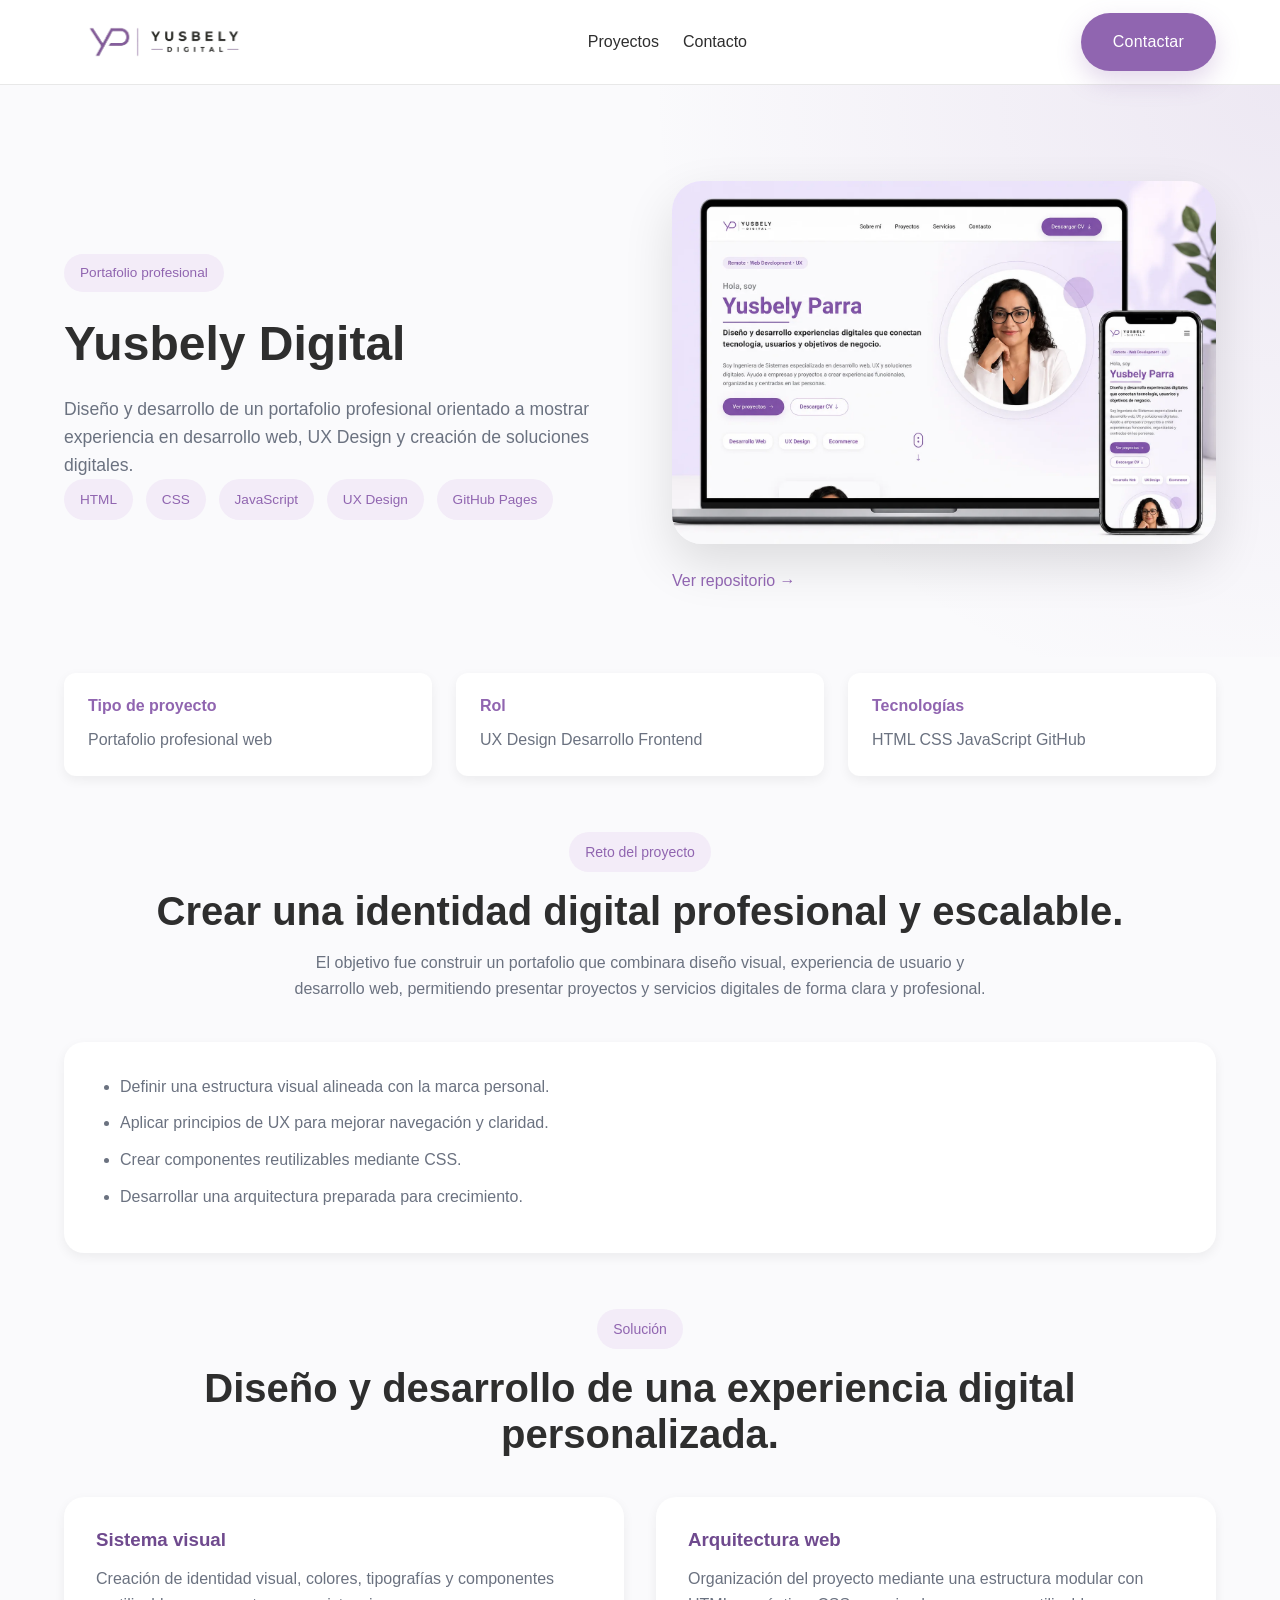
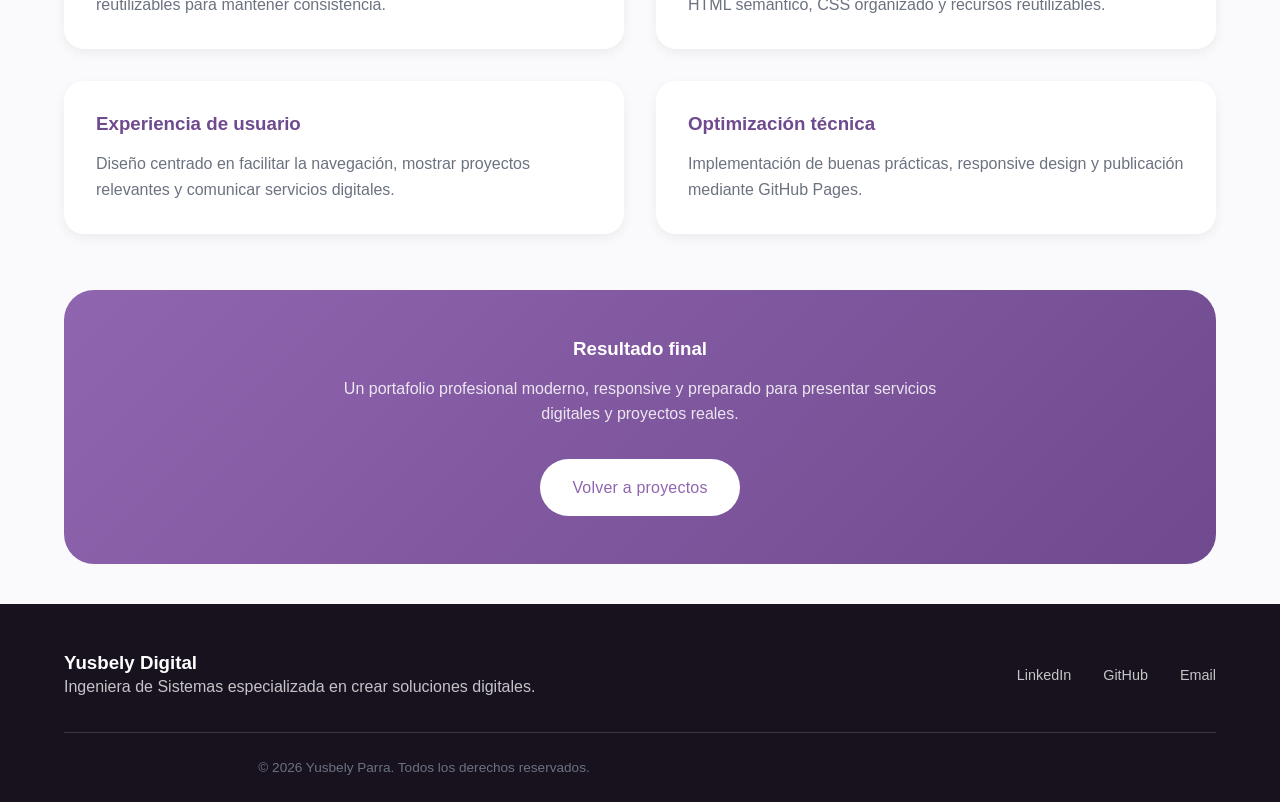
<file: projects/yusbely-digital.html>
<!DOCTYPE html>

<html lang="es">

<head>

<meta charset="UTF-8">

<meta name="viewport" content="width=device-width, initial-scale=1.0">


<meta name="description"
content="Caso de estudio Yusbely Digital - Diseño y desarrollo de portafolio profesional web.">


<link rel="stylesheet" href="../assets/css/style.css">


<title>Yusbely Digital | Caso de Estudio</title>


</head>


<body>



<!--==================================================
 HEADER
==================================================-->


<header class="header">


<div class="container">


<div class="header-content">



<a href="../index.html" class="logo" aria-label="Yusbely Digital">


<img
src="../assets/images/logo.webp"
alt="Yusbely Digital Logo">


</a>





<nav class="main-nav">


<ul class="nav-list">


<li>

<a href="../index.html#projects">

Proyectos

</a>

</li>



<li>

<a href="../index.html#contact">

Contacto

</a>

</li>


</ul>


</nav>




<div class="header-actions">


<a href="../index.html#contact" class="btn btn-primary">

Contactar

</a>


</div>



</div>


</div>


</header>






<main>




<!--==================================================
 PROJECT HERO
==================================================-->


<section class="project-hero section">


<div class="container">


<div class="project-hero-container">



<div class="project-hero-content">



<span class="project-category">

Portafolio profesional

</span>




<h1>

Yusbely Digital

</h1>




<p class="project-hero-description">


Diseño y desarrollo de un portafolio profesional
orientado a mostrar experiencia en desarrollo web,
UX Design y creación de soluciones digitales.


</p>





<div class="tech-list">


<span class="tech-item">

HTML

</span>


<span class="tech-item">

CSS

</span>


<span class="tech-item">

JavaScript

</span>


<span class="tech-item">

UX Design

</span>


<span class="tech-item">

GitHub Pages

</span>


</div>



</div>





<div class="project-cover">


<img
src="../assets/images/yusbelydigital.webp"
alt="Portafolio profesional Yusbely Digital">



<a
href="https://github.com/yusbelypv/yusbely-digital"
target="_blank"
class="action-link">

Ver repositorio →

</a>



</div>




</div>


</div>


</section>






<!--==================================================
 PROJECT SUMMARY
==================================================-->


<section id="project-summary" class="project-info section">


<div class="container">


<div class="project-info-grid">



<div class="project-info-card">


<h3>

Tipo de proyecto

</h3>


<p>

Portafolio profesional web

</p>


</div>





<div class="project-info-card">


<h3>

Rol

</h3>


<p>

UX Design
Desarrollo Frontend

</p>


</div>





<div class="project-info-card">


<h3>

Tecnologías

</h3>


<p>

HTML
CSS
JavaScript
GitHub

</p>


</div>



</div>


</div>


</section>







<!--==================================================
 CHALLENGE
==================================================-->


<section id="challenge" class="case-section">


<div class="container">


<div class="section-header">


<span class="section-badge">

Reto del proyecto

</span>



<h2 class="section-title">

Crear una identidad digital profesional y escalable.

</h2>




<p class="section-description">


El objetivo fue construir un portafolio que combinara
diseño visual, experiencia de usuario y desarrollo web,
permitiendo presentar proyectos y servicios digitales
de forma clara y profesional.


</p>



</div>





<div class="case-card">


<ul>


<li>

Definir una estructura visual alineada con la marca personal.

</li>



<li>

Aplicar principios de UX para mejorar navegación y claridad.

</li>



<li>

Crear componentes reutilizables mediante CSS.

</li>



<li>

Desarrollar una arquitectura preparada para crecimiento.

</li>



</ul>


</div>



</div>


</section>







<!--==================================================
 SOLUTION
==================================================-->


<section id="solution" class="case-section">


<div class="container">


<div class="section-header">


<span class="section-badge">

Solución

</span>



<h2 class="section-title">

Diseño y desarrollo de una experiencia digital personalizada.

</h2>



</div>






<div class="grid grid-2">





<div class="case-card">


<h3>

Sistema visual

</h3>


<p>


Creación de identidad visual, colores,
tipografías y componentes reutilizables
para mantener consistencia.


</p>


</div>







<div class="case-card">


<h3>

Arquitectura web

</h3>


<p>


Organización del proyecto mediante una
estructura modular con HTML semántico,
CSS organizado y recursos reutilizables.


</p>


</div>







<div class="case-card">


<h3>

Experiencia de usuario

</h3>


<p>


Diseño centrado en facilitar la navegación,
mostrar proyectos relevantes y comunicar
servicios digitales.


</p>


</div>







<div class="case-card">


<h3>

Optimización técnica

</h3>


<p>


Implementación de buenas prácticas,
responsive design y publicación mediante
GitHub Pages.


</p>


</div>






</div>


</div>


</section>








<!--==================================================
 RESULT
==================================================-->


<section id="result" class="case-section">


<div class="container">


<div class="contact-cta">


<h3>

Resultado final

</h3>



<p>


Un portafolio profesional moderno,
responsive y preparado para presentar
servicios digitales y proyectos reales.


</p>




<a 
href="../index.html#projects"
class="btn btn-secondary">


Volver a proyectos


</a>



</div>


</div>


</section>




</main>







<!--==================================================
 FOOTER
==================================================-->


<footer class="footer">


<div class="container">


<div class="footer-container">



<div class="footer-logo">


<h3>

Yusbely Digital

</h3>



<p>

Ingeniera de Sistemas especializada en crear
soluciones digitales.


</p>


</div>





<nav class="footer-nav">


<a href="https://linkedin.com" target="_blank">

LinkedIn

</a>



<a href="https://github.com/yusbelypv/yusbely-digital" target="_blank">

GitHub

</a>



<a href="mailto:yusbelypv@gmail.com">

Email

</a>



</nav>



</div>





<div class="footer-bottom">


<p>

© 2026 Yusbely Parra. Todos los derechos reservados.

</p>


</div>



</div>


</footer>






</body>


</html>
</file>
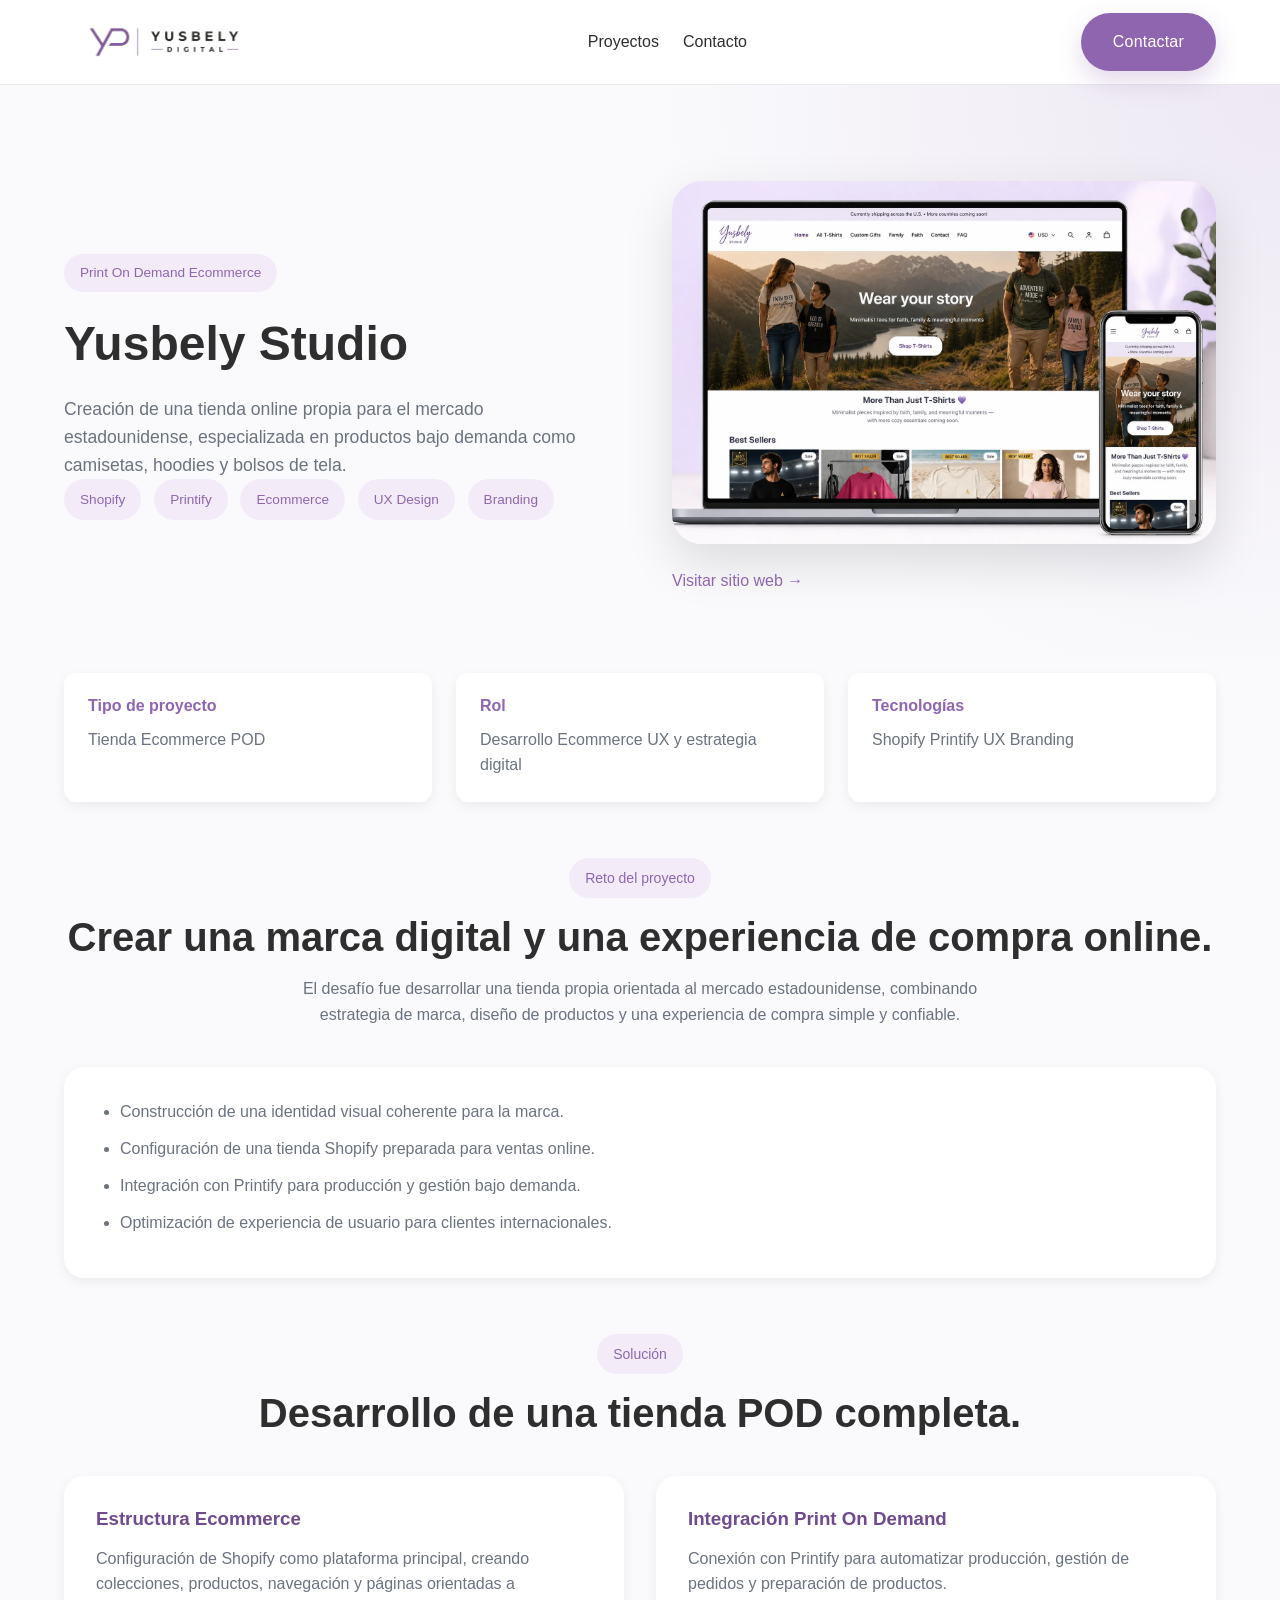
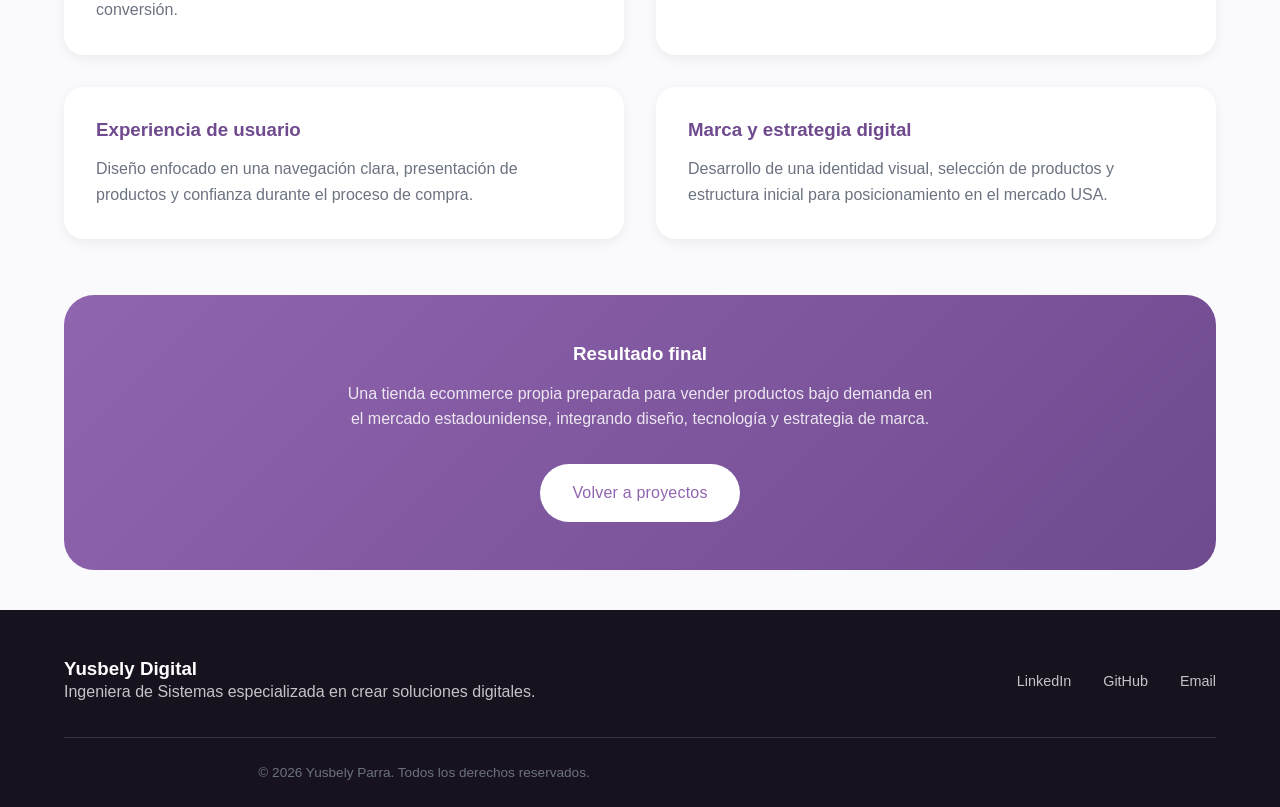
<file: projects/yusbely-studio.html>
<!DOCTYPE html>

<html lang="es">

<head>

<meta charset="UTF-8">

<meta name="viewport" content="width=device-width, initial-scale=1.0">


<meta name="description"
content="Caso de estudio Yusbely Studio - Tienda ecommerce Print On Demand desarrollada con Shopify y Printify.">


<link rel="stylesheet" href="../assets/css/style.css">


<title>Yusbely Studio | Caso de Estudio</title>


</head>


<body>



<!--==================================================
  HEADER
==================================================-->


<header class="header">


<div class="container">


<div class="header-content">



<!-- LOGO -->


<a href="../index.html" class="logo" aria-label="Yusbely Digital">


<img
src="../assets/images/logo.webp"
alt="Yusbely Digital Logo">


</a>





<!-- NAVIGATION -->


<nav class="main-nav">


<ul class="nav-list">


<li>

<a href="../index.html#projects">

Proyectos

</a>

</li>



<li>

<a href="../index.html#contact">

Contacto

</a>

</li>


</ul>


</nav>





<!-- ACTION -->


<div class="header-actions">


<a href="../index.html#contact" class="btn btn-primary">

Contactar

</a>


</div>



</div>


</div>


</header>






<main>





<!--==================================================
 PROJECT HERO
==================================================-->


<section class="project-hero section">


<div class="container">


<div class="project-hero-container">



<div class="project-hero-content">



<span class="project-category">

Print On Demand Ecommerce

</span>




<h1>

Yusbely Studio

</h1>




<p class="project-hero-description">

Creación de una tienda online propia para el mercado
estadounidense, especializada en productos bajo demanda
como camisetas, hoodies y bolsos de tela.

</p>





<div class="tech-list">


<span class="tech-item">

Shopify

</span>



<span class="tech-item">

Printify

</span>



<span class="tech-item">

Ecommerce

</span>



<span class="tech-item">

UX Design

</span>



<span class="tech-item">

Branding

</span>



</div>




</div>





<div class="project-cover">


<img
src="../assets/images/yusbelystudio.webp"
alt="Tienda ecommerce Yusbely Studio">



<a
href="https://yusbelystudio.com"
target="_blank"
class="action-link">

Visitar sitio web →

</a>



</div>





</div>


</div>


</section>







<!--==================================================
 PROJECT SUMMARY
==================================================-->



<section id="project-summary" class="project-info section">


<div class="container">


<div class="project-info-grid">



<div class="project-info-card">


<h3>

Tipo de proyecto

</h3>


<p>

Tienda Ecommerce POD

</p>


</div>





<div class="project-info-card">


<h3>

Rol

</h3>


<p>

Desarrollo Ecommerce
UX y estrategia digital

</p>


</div>





<div class="project-info-card">


<h3>

Tecnologías

</h3>


<p>

Shopify
Printify
UX
Branding

</p>


</div>



</div>


</div>


</section>

<!--==================================================
  PROJECT CHALLENGE
==================================================-->


<section id="challenge" class="case-section">


<div class="container">


<div class="section-header">


<span class="section-badge">

Reto del proyecto

</span>



<h2 class="section-title">

Crear una marca digital y una experiencia de compra online.

</h2>



<p class="section-description">

El desafío fue desarrollar una tienda propia orientada
al mercado estadounidense, combinando estrategia de
marca, diseño de productos y una experiencia de compra
simple y confiable.

</p>



</div>




<div class="case-card">


<ul>


<li>

Construcción de una identidad visual coherente para la marca.

</li>



<li>

Configuración de una tienda Shopify preparada para ventas online.

</li>



<li>

Integración con Printify para producción y gestión bajo demanda.

</li>



<li>

Optimización de experiencia de usuario para clientes internacionales.

</li>



</ul>


</div>



</div>


</section>







<!--==================================================
  SOLUTION
==================================================-->



<section id="solution" class="case-section">


<div class="container">


<div class="section-header">


<span class="section-badge">

Solución

</span>



<h2 class="section-title">

Desarrollo de una tienda POD completa.

</h2>



</div>





<div class="grid grid-2">





<div class="case-card">


<h3>

Estructura Ecommerce

</h3>


<p>

Configuración de Shopify como plataforma principal,
creando colecciones, productos, navegación y páginas
orientadas a conversión.

</p>


</div>





<div class="case-card">


<h3>

Integración Print On Demand

</h3>


<p>

Conexión con Printify para automatizar producción,
gestión de pedidos y preparación de productos.

</p>


</div>





<div class="case-card">


<h3>

Experiencia de usuario

</h3>


<p>

Diseño enfocado en una navegación clara, presentación
de productos y confianza durante el proceso de compra.

</p>


</div>





<div class="case-card">


<h3>

Marca y estrategia digital

</h3>


<p>

Desarrollo de una identidad visual, selección de productos
y estructura inicial para posicionamiento en el mercado USA.

</p>


</div>





</div>


</div>


</section>

<!--==================================================
  RESULT
==================================================-->


<section id="result" class="case-section">


<div class="container">


<div class="contact-cta">


<h3>

Resultado final

</h3>



<p>

Una tienda ecommerce propia preparada para vender
productos bajo demanda en el mercado estadounidense,
integrando diseño, tecnología y estrategia de marca.

</p>



<a href="../index.html#projects" class="btn btn-secondary">

Volver a proyectos

</a>



</div>


</div>


</section>





</main>






<!--==================================================
  FOOTER
==================================================-->


<footer class="footer">


<div class="container">


<div class="footer-container">



<div class="footer-logo">


<h3>

Yusbely Digital

</h3>



<p>

Ingeniera de Sistemas especializada en crear
soluciones digitales.

</p>


</div>





<nav class="footer-nav">


<a href="https://www.linkedin.com/in/yusbely-parra/" target="_blank">

LinkedIn

</a>



<a href="https://github.com/yusbelypv" target="_blank">

GitHub

</a>



<a href="mailto:yusbelypv@gmail.com">

Email

</a>



</nav>



</div>





<div class="footer-bottom">


<p>

© 2026 Yusbely Parra. Todos los derechos reservados.

</p>


</div>



</div>


</footer>






</body>


</html>
</file>
<file: assets/css/style.css>
/*==================================================
  YUSBELY DIGITAL
  Portfolio Website

  Author: Yusbely Parra
  Design System: YD Design System
  Version: 2.0

  Description:
  Official stylesheet for the Yusbely Digital portfolio.
  Built following a scalable component-based architecture,
  focused on maintainability, accessibility and performance.
==================================================*/


/*==================================================
  TABLE OF CONTENTS
====================================================

1. Foundation
2. Reset
3. Base
4. Typography
5. Layout
6. Components
7. Header
8. Hero
9. About
10. Projects
11. Services
12. Contact
13. Footer
14. Utilities
15. Responsive

==================================================*/


/*==================================================
  1. FOUNDATION
==================================================*/

:root {

    /*==================================================
      Brand Colors
    ==================================================*/

    --color-primary: #9065B0;
    --color-primary-dark: #6F4A8E;
    --color-primary-light: #F3ECF8;
    

/*==================================================
  Neutral Colors
==================================================*/

    --color-white: #FFFFFF;
    --color-background: #FAFAFC;
    --color-section: #F7F5FA;
    --color-border: #E8E8E8;

    /*==================================================
      Text Colors
    ==================================================*/

    --color-text: #2E2E2E;
    --color-text-light: #6B7280;

    /*==================================================
      Typography
    ==================================================*/

    --font-family: "Roboto", sans-serif;

    --font-size-xs: .875rem;
    --font-size-sm: 1rem;
    --font-size-md: 1.125rem;
    --font-size-lg: 1.5rem;
    --font-size-xl: 2.5rem;
    --font-size-xxl: 3.5rem;

    --font-light: 300;
    --font-regular: 400;
    --font-medium: 500;
    --font-bold: 700;

    /*==================================================
      Layout
    ==================================================*/

    --container-width: 1200px;
    --text-width: 720px;

    /*==================================================
      Spacing System
    ==================================================*/

    --space-xs: .5rem;
    --space-sm: 1rem;
    --space-md: 2rem;
    --space-lg: 4rem;
    --space-xl: 6rem;

    /*==================================================
      Border Radius
    ==================================================*/

    --border-radius-sm: 8px;
    --border-radius: 12px;
    --border-radius-lg: 20px;
    --border-radius-full: 999px;

    /*==================================================
      Shadows
    ==================================================*/

    --shadow-sm: 0 4px 12px rgba(0,0,0,.06);
    --shadow-md: 0 8px 24px rgba(0,0,0,.10);
    --shadow-lg: 0 20px 50px rgba(0,0,0,.12);

    /*==================================================
      Transitions
    ==================================================*/

    --transition-fast: .2s ease;
    --transition: .3s ease;
    --transition-slow: .5s ease;

}



/*==================================================
  2. RESET
==================================================*/

*,
*::before,
*::after {

    margin: 0;
    padding: 0;
    box-sizing: border-box;

}

html {

    scroll-behavior: smooth;

}

body {

    min-height: 100vh;

}

img {

    display: block;
    max-width: 100%;

}

picture {

    display: block;

}

a {

    text-decoration: none;
    color: inherit;

}

ul,
ol {

    list-style: none;

}

button,
input,
textarea,
select {

    font: inherit;

}

button {

    border: none;
    background: none;
    cursor: pointer;

}



/*==================================================
  3. BASE
==================================================*/

body {

    font-family: var(--font-family);

    font-size: var(--font-size-sm);

    font-weight: var(--font-regular);

    line-height: 1.6;

    color: var(--color-text);

    background: var(--color-background);

    -webkit-font-smoothing: antialiased;

}

main {

    overflow: hidden;

}

section {

    position: relative;

}


::selection {

    background: var(--color-primary);

    color: var(--color-white);

}



/*==================================================
  4. TYPOGRAPHY
==================================================*/

h1,
h2,
h3,
h4 {

    font-weight: var(--font-bold);

    line-height: 1.15;

    color: var(--color-text);

}

.hero-title {

    font-size: clamp(2.8rem, 5vw, 4rem);

}

.section-title {

    font-size: var(--font-size-xl);

}

.about-content .section-title {

    font-size:1.8rem;

    line-height:1.35;

    margin-bottom:1rem;

}



.subtitle {

    font-size: var(--font-size-lg);

}

p {

    max-width: var(--text-width);

    color: var(--color-text-light);

}

.section-description {

    max-width: 700px;

    margin-inline: auto;

}

.highlight {

    color: var(--color-primary);

}

.text-small {

    font-size: var(--font-size-xs);

}

.link {

    color: var(--color-primary);

    transition: var(--transition);

}

.link:hover {

    color: var(--color-primary-dark);

}

/*==================================================
  5. LAYOUT
==================================================*/

/*==================================================
  Section
==================================================*/

.section {

    padding: var(--space-xl) 0;

}

.hero.section {

    padding-top: 0rem;

    padding-bottom: 1rem;

}

/*==================================================
  Grid System
==================================================*/

.grid {

    display: grid;

    gap: var(--space-md);

}

.grid-2 {

    grid-template-columns: repeat(2, 1fr);

}

.grid-3 {

    grid-template-columns: repeat(3, 1fr);

}

.grid-auto {

    grid-template-columns: repeat(auto-fit, minmax(320px, 1fr));

}

/*==================================================
  Flex Utilities
==================================================*/

.flex {

    display: flex;

}

.flex-column {

    display: flex;

    flex-direction: column;

}

.flex-center {

    display: flex;

    justify-content: center;

    align-items: center;

}

.flex-between {

    display: flex;

    justify-content: space-between;

    align-items: center;

}

/*==================================================
  Section Layout
==================================================*/

.section-header {

    display: flex;

    flex-direction: column;

    align-items: center;

    gap: var(--space-sm);

    margin-bottom: var(--space-lg);

    text-align: center;

}

.section-content {

    width: 100%;

}



/*==================================================
  6. COMPONENTS
==================================================*/


/*==================================================
  Buttons
==================================================*/

.btn {

    display: inline-flex;

    justify-content: center;

    align-items: center;

    gap: .5rem;

    padding: 1rem 2rem;

    border-radius: var(--border-radius-full);

    font-weight: var(--font-medium);

    letter-spacing: .2px;

    transition: var(--transition);

}

.btn-primary {

    background: var(--color-primary);

    color: var(--color-white);

    box-shadow: 0 10px 25px rgba(144,101,176,.25);

}

.btn-primary:hover {

    background: var(--color-primary-dark);

    transform: translateY(-3px);

    box-shadow: var(--shadow-md);

}

.btn-secondary {

    border: 1px solid rgba(144,101,176,.35);

    color: var(--color-primary);

    background: transparent;

}

.btn-secondary:hover {

    background: var(--color-primary);

    color: var(--color-white);

}



/*==================================================
  Badges
==================================================*/

.hero-badge,
.section-badge {

    display: inline-flex;

    align-items: center;

    width: fit-content;

    padding: .55rem 1rem;

    border-radius: var(--border-radius-full);

    background: var(--color-primary-light);

    color: var(--color-primary);

    font-size: var(--font-size-xs);

    font-weight: var(--font-medium);

}



/*==================================================
  Cards
==================================================*/

.card,
.project-card,
.service-card {

    background: var(--color-white);

    padding: var(--space-md);

    border-radius: var(--border-radius-lg);

    box-shadow: var(--shadow-sm);

    transition: var(--transition);

}

.card:hover,
.project-card:hover,
.service-card:hover {

    transform: translateY(-5px);

    box-shadow: var(--shadow-lg);

}



/*==================================================
  Project Tags
==================================================*/

.project-tags {

    display: inline-block;

    margin: .8rem 0;

    font-size: var(--font-size-xs);

    font-weight: var(--font-medium);

    color: var(--color-primary);

}



/*==================================================
  Skills
==================================================*/

.about-skills {

    display: flex;

    flex-wrap: wrap;

    gap: .75rem;

    margin: var(--space-md) 0;

}

.about-skills span {

    padding: .55rem 1rem;

    border-radius: var(--border-radius-full);

    background: var(--color-primary-light);

    color: var(--color-primary);

    font-size: var(--font-size-xs);

}



/*==================================================
  Hero Highlights
==================================================*/

.hero-highlights {

    display: flex;

    flex-wrap: wrap;

    gap: .75rem;

    margin-top: var(--space-md);

}

.highlight-item {

    padding: .75rem 1rem;

    background: var(--color-white);

    border-radius: var(--border-radius-lg);

    border:1px solid var(--color-border);

    box-shadow: var(--shadow-sm);

    transition: var(--transition-fast);

    color:var(--color-primary);

    font-weight:500;


}

.highlight-item:hover {

    transform: translateY(-3px);

}



/*==================================================
  Action Links
==================================================*/

.action-link {

    font-weight: var(--font-medium);

    color: var(--color-primary);

    transition: var(--transition);

}

.action-link:hover {

    color: var(--color-primary-dark);

}

/*==================================================
  7. HEADER
==================================================*/

.header {

    position: sticky;

    top: 0;

    z-index: 1000;

    background: rgba(255,255,255,.90);

    backdrop-filter: blur(14px);

    border-bottom: 1px solid var(--color-border);

}

.header-content {

    position: relative;

    display: flex;

    justify-content: space-between;

    align-items: center;

    min-height: 84px;

}

/*==================================================
  MOBILE MENU BUTTON
==================================================*/


.menu-toggle {

    display:none;

}



.menu-button {

    display:none;

    flex-direction:column;

    gap:5px;

    cursor:pointer;

}



.menu-button span {


    width:28px;

    height:3px;

    background:var(--color-primary);

    border-radius:20px;

    transition:.3s ease;


}

.logo {

    display: flex;

    align-items: center;

    transition: var(--transition);

}

.logo img {

    width: 190px;

    height: auto;

}

.logo:hover {

    opacity: .85;

}

.main-nav .nav-list {

    display: flex;

    align-items: center;

    gap: 2.5rem;

}

.main-nav a {

    position: relative;

    font-weight: var(--font-medium);

    color: var(--color-text);

    transition: var(--transition);

}

.main-nav a:hover {

    color: var(--color-primary);

}

.main-nav a::after {

    content: "";

    position: absolute;

    left: 0;

    bottom: -8px;

    width: 0;

    height: 2px;

    background: var(--color-primary);

    transition: var(--transition);

}

.main-nav a:hover::after {

    width: 100%;

}



/*==================================================
  8. HERO
==================================================*/

.hero {

    position: relative;

    overflow: hidden;

    background:

    radial-gradient(
        circle at 85% 20%,
        rgba(144,101,176,.18),
        transparent 35%
    ),

    radial-gradient(
        circle at 10% 80%,
        rgba(144,101,176,.08),
        transparent 30%
    ),

    var(--color-background);

}

.hero-container {

    display: grid;

    grid-template-columns: 1.1fr .9fr;

    align-items: center;

    gap: 4rem;

    padding-top: 1rem;

    padding-bottom: 2rem;

}

.hero-content {

    display: flex;

    flex-direction: column;

    align-items: flex-start;

}

.hero-badge {

    margin-bottom: var(--space-md);

}

.hero-title {

    margin-bottom: 1rem;

}

.hero-greeting {

    display: block;

    font-size: 1.5rem;

    font-weight: var(--font-regular);

    color: var(--color-text-light);

}

.hero-title-highlight {

    display:inline-block;

    position:relative;

    margin-top:.4rem;

    color:var(--color-primary);

}


.hero-title-highlight::after {

    content:"";

    position:absolute;

    left:0;

    bottom:-10px;

    width:100%;

    height:3px;

    background:var(--color-primary);

    transform:scaleX(.3);

    transform-origin:left;

    animation:titleLine 2s ease infinite alternate;

}


@keyframes titleLine {

    from {

        transform:scaleX(.3);

    }


    to {

        transform:scaleX(1);

    }

}

.hero-lead {

    font-size: 1.45rem;

    font-weight: var(--font-medium);

    line-height: 1.5;

    max-width: 650px;

    margin-bottom: var(--space-md);

}

.hero-description {

    max-width: 620px;

    margin-bottom: 2rem;

}

.hero-actions {

    display: flex;

    gap: 1rem;

    margin-bottom: 1.8rem;

}

.hero-visual {

    display: flex;

    justify-content: center;

    align-items: center;

    transform:translateY(-20px);

}

.hero-image-wrapper {

    position: relative;

    width: 420px;

    height: 420px;

    border-radius: 50%;

    

    background:white;

    padding:15px;

    box-shadow: var(--shadow-lg);

    animation: floatImage 5s ease-in-out infinite;

}


.hero-image-wrapper::before {

    content:"";

    position:absolute;

    inset:-25px;

    border:2px solid rgba(144,101,176,.20);

    border-radius:50%;

    z-index:-1;

}



.hero-image-wrapper::after {

    content:"";

    position:absolute;

    width:90px;

    height:90px;

    background:rgba(144,101,176,.25);

    border-radius:50%;

    right:-20px;

    top:40px;

    z-index:-1;

}



@keyframes floatImage {


    0% {

        transform:translateY(0);

    }


    50% {

        transform:translateY(-15px);

    }


    100% {

        transform:translateY(0);

    }

}

.hero-image {

    width:100%;

    height:100%;

    aspect-ratio:1 / 1;

    object-fit:cover;

    border-radius:50%;

}

.hero-scroll {

    position: absolute;

    bottom: 3rem;

    left: 50%;

    transform: translateX(-50%);

}

.hero-scroll span {

    display: block;

    width: 28px;

    height: 45px;

    border: 2px solid var(--color-primary);

    border-radius: 30px;

    position: relative;

}

.hero-scroll span::before {

    content:"";

    position:absolute;

    top:10px;

    left:50%;

    transform:translateX(-50%);

    width:6px;

    height:6px;

    background:var(--color-primary);

    border-radius:50%;

    animation:scrollMove 2s infinite;

}

.hero-scroll span::after {

    content:"";

    position:absolute;

    top:22px;

    left:50%;

    transform:translateX(-50%);

    width:6px;

    height:6px;

    background:var(--color-primary);

    border-radius:50%;

}

.hero-scroll a::after {

    content:"↓";

    display:block;

    text-align:center;

    margin-top:12px;

    font-size:1.3rem;

    color:var(--color-primary);

    animation:arrowMove 2s infinite;

}


@keyframes arrowMove {

    0% {

        transform:translateY(0);

    }


    50% {

        transform:translateY(8px);

    }


    100% {

        transform:translateY(0);

    }

}


@keyframes scrollArrow {


0% {

transform:translateY(0);

opacity:.5;

}


50% {

transform:translateY(8px);

opacity:1;

}


100% {

transform:translateY(0);

opacity:.5;

}


}

@keyframes scrollDown {

    0% {

        opacity: 0;

        transform: translate(-50%,0);

    }

    50% {

        opacity: 1;

    }

    100% {

        opacity: 0;

        transform: translate(-50%,16px);

    }

}

/*==================================================
  9. ABOUT SECTION
==================================================*/


.about {

    background: var(--color-background);

}


/*==================================================
  ABOUT CONTAINER
==================================================*/

.about-container {

    display:grid;

    grid-template-columns:.9fr 1.1fr;

    align-items:center;

    gap:4rem;

}



/*==================================================
  ABOUT IMAGE
==================================================*/


.about-image {

    position: relative;

    display:flex;

    flex-direction:column;

    align-items:center;

    gap:1.5rem;

}



.about-image img {

    width:100%;

    max-width:360px;

    border-radius:30px;

    box-shadow:var(--shadow-lg);

}


.about-photo {

    position:relative;

}


.about-photo::before {

    content:"";

    position:absolute;

    width:120px;

    height:120px;

    background:var(--color-primary-light);

    border-radius:50%;

    top:-35px;

    left:-35px;

    z-index:-1;

}


.about-photo::after {

    content:"";

    position:absolute;

    width:80px;

    height:80px;

    background:var(--color-primary);

    opacity:.15;

    border-radius:50%;

    bottom:20px;

    right:-20px;

    z-index:1;

}



/*==================================================
  ABOUT CONTENT
==================================================*/


.about-content {

    display:flex;

    flex-direction:column;

    align-items:flex-start;

}



.about-content .section-header {

    align-items:flex-start;

    text-align:left;

    margin-bottom:2rem;

}



.about-content .section-badge {

    margin-bottom:.5rem;

}



.about-content .section-title {

    font-size:2.2rem;

    line-height:1.2;

    margin-bottom:1rem;

}



.about-content p {

    margin-bottom:1.2rem;

}



/*==================================================
  ABOUT HIGHLIGHT
==================================================*/


.about-highlight {

    width:100%;

    padding:1.3rem 1.5rem;

    background:var(--color-white);

    border-left:4px solid var(--color-primary);

    border-radius:var(--border-radius);

    box-shadow:var(--shadow-sm);

    margin:1.5rem 0;

}



.about-highlight strong {

    color:var(--color-primary);

}



/*==================================================
  ABOUT SKILLS
==================================================*/


.about-skills {

    margin:1rem 0;

}



/*==================================================
  ABOUT STATS
==================================================*/


.about-stats {

    display:grid;

    grid-template-columns:repeat(3,1fr);

    gap:.7rem;

    width:100%;

    max-width:360px;

}



.about-stat {

    padding:.7rem;

    background:var(--color-white);

    border-radius:var(--border-radius);

    text-align:center;

    box-shadow:var(--shadow-sm);

}



.about-stat-number {

    display:block;

    font-size:1.5rem;

    font-weight:var(--font-bold);

    color:var(--color-primary);

}



.about-stat-label {

    font-size:var(--font-size-xs);

    color:var(--color-text-light);

}

.about-cv {

    align-self:center;

}



/*==================================================
  ABOUT BUTTON
==================================================*/


.about-content .btn {

    margin-top:.5rem;

}


/*==================================================
  10. PROJECTS SECTION
==================================================*/


.projects {

    background: var(--color-section);

}



.projects-grid {

    display: grid;

    grid-template-columns: repeat(3,1fr);

    gap: var(--space-lg);

}



/*==================================================
  PROJECT CARD PREMIUM
==================================================*/


.project-card {

    display: flex;

    flex-direction: column;

    overflow: hidden;

    padding: 0;

}



.project-image {

    overflow: hidden;

    aspect-ratio: 16 / 10;

}


.project-image img {

    width:100%;

    height:100%;

    object-fit:cover;

    transition: transform .5s ease;

    filter: saturate(.95);

}

.project-card:hover .project-image img {

    transform: scale(1.08);

}



.project-content {

    padding: var(--space-md);

}



.project-content h3 {

    margin-bottom:.75rem;

}



.project-content p {

    margin-bottom:1rem;

}



/*==================================================
  PROJECT META
==================================================*/


.project-meta {

    display:flex;

    justify-content:space-between;

    align-items:center;

    margin-top:1rem;

}



.project-category {

    font-size:var(--font-size-xs);

    font-weight:var(--font-medium);

    color:var(--color-primary);

}



.project-link {

    display:inline-flex;

    align-items:center;

    gap:.4rem;

    font-weight:var(--font-medium);

    color:var(--color-primary);

    transition: var(--transition);

}


.project-link:hover {

    gap:.7rem;

}


/*==================================================
  11. SERVICES SECTION
==================================================*/


.services {

    background: var(--color-background);
    padding: 3rem 0 var(--space-xl);

}



.services-grid {

    display:grid;

    grid-template-columns:repeat(3,1fr);

    gap:var(--space-lg);

}



/*==================================================
  SERVICE CARD
==================================================*/


.service-card {

    position:relative;

    padding:2rem;

    display:flex;

    flex-direction:column;

    gap:1rem;

}



.service-icon {

    width:60px;

    height:60px;

    display:flex;

    justify-content:center;

    align-items:center;

    border-radius:20px;

    background:var(--color-primary-light);

    color:var(--color-primary);

    font-size:1.8rem;

}



.service-card h3 {

    margin-top:.5rem;

}



.service-card p {

    font-size:.95rem;

}



.service-list {

    margin-top:1rem;

    display:flex;

    flex-direction:column;

    gap:.6rem;

}



.service-list li {

    display:flex;

    align-items:center;

    gap:.5rem;

    font-size:.9rem;

}



.service-list li::before {

    content:"✓";

    color:var(--color-primary);

    font-weight:bold;

}


.service-link {

    color:var(--color-primary);

    font-weight:600;

    display:inline-flex;

    align-items:center;

    gap:.3rem;

}



/*==================================================
  12. SKILLS SECTION
==================================================*/


.skills {

    background:var(--color-section);

}



.skills-container {

    display:grid;

    grid-template-columns:1fr 1fr;

    gap:4rem;

    align-items:start;

}



.skills-intro {

    max-width:500px;

}



.skills-groups {

    display:flex;

    flex-direction:column;

    gap:1.5rem;

}



.skill-group {

    background:var(--color-white);

    padding:1.5rem;

    border-radius:var(--border-radius);

    box-shadow:var(--shadow-sm);

}



.skill-group h3 {

    margin-bottom:1rem;

    color:var(--color-primary);

}



.skill-tags {

    display:flex;

    flex-wrap:wrap;

    gap:.7rem;

}



.skill-tag {

    padding:.5rem .9rem;

    background:var(--color-primary-light);

    border-radius:var(--border-radius-full);

    font-size:.85rem;

    color:var(--color-primary);

}



/*==================================================
  EXPERIENCE TIMELINE
==================================================*/


.experience {

    position:relative;

}



.timeline {

    position:relative;

    display:flex;

    flex-direction:column;

    gap:2rem;

}



.timeline-item {

    display:grid;

    grid-template-columns:180px 1fr;

    gap:2rem;

}



.timeline-date {

    font-weight:var(--font-medium);

    color:var(--color-primary);

}



.timeline-content {

    background:var(--color-white);

    padding:1.5rem;

    border-radius:var(--border-radius);

    box-shadow:var(--shadow-sm);

}



.timeline-content h3 {

    margin-bottom:.5rem;

}



.timeline-content p {

    margin:0;

}


/*==================================================
  14. CONTACT SECTION
==================================================*/


.contact {

    background: var(--color-section);

}


.contact-container {

    display:grid;

    grid-template-columns:1fr 1fr;

    gap:4rem;

    align-items:center;

}



.contact-content {

    max-width:520px;

}



.contact-content h2 {

    margin-bottom:var(--space-md);

}



.contact-content p {

    margin-bottom:var(--space-lg);

}



/*==================================================
  CONTACT CARD
==================================================*/


.contact-card {

    background:var(--color-white);

    padding:2.5rem;

    border-radius:30px;

    box-shadow:var(--shadow-lg);

}

.contact-card .btn {

    margin-top:2rem;

    width:100%;

}



.contact-item {

    display:flex;

    align-items:center;

    gap:1rem;

    padding:1rem 0;

    border-bottom:1px solid var(--color-border);

}



.contact-item:last-child {

    border-bottom:none;

}



.contact-icon {

    width:45px;

    height:45px;

    display:flex;

    justify-content:center;

    align-items:center;

    border-radius:50%;

    background:var(--color-primary-light);

    color:var(--color-primary);

}



.contact-item a {

    color:var(--color-text);

    font-weight:var(--font-medium);

}



.contact-item a:hover {

    color:var(--color-primary);

}



/*==================================================
  SOCIAL LINKS
==================================================*/


.social-links {

    display:flex;

    gap:1rem;

    margin-top:var(--space-md);

}



.social-links a {

    width:42px;

    height:42px;

    display:flex;

    justify-content:center;

    align-items:center;

    border-radius:50%;

    background:var(--color-white);

    color:var(--color-primary);

    box-shadow:var(--shadow-sm);

    transition:var(--transition);

}



.social-links a:hover {

    background:var(--color-primary);

    color:var(--color-white);

    transform:translateY(-4px);

}



/*==================================================
  FINAL CTA
==================================================*/


.contact-cta {

    margin-top:var(--space-xl);

    padding:3rem;

    border-radius:30px;

    background:

     linear-gradient(
     135deg,
     var(--color-primary),
     var(--color-primary-dark)
     );

    color:var(--color-white);

    text-align:center;

}

.case-section .contact-cta {

    margin-top:0;

}

.contact-cta .btn-secondary {

    background:var(--color-white);

    color:var(--color-primary);

    border:none;

}



.contact-cta h3 {

    color:var(--color-white);

    margin-bottom:1rem;

}



.contact-cta p {

    color:rgba(255,255,255,.85);

    max-width:600px;

    margin:0 auto 2rem;

}



/*==================================================
  15. FOOTER
==================================================*/


.footer {

    background:#18121f;

    color:white;

    padding:3rem 0 1.5rem;

}



.footer-container {

    display:flex;

    justify-content:space-between;

    align-items:center;

    gap:2rem;

}

.footer-brand {

    max-width:350px;

}


.footer-brand h3 {

    color:var(--color-white);

    margin-bottom:.75rem;

}


.footer-brand p {

    color:rgba(255,255,255,.7);

    font-size:.95rem;

}

.footer-nav {

    display:flex;

    gap:2rem;

}



.footer-nav a {

    color:rgba(255,255,255,.75);

    font-size:.9rem;

}



.footer-nav a:hover {

    color:white;

}



.footer-bottom {

    margin-top:2rem;

    padding-top:1.5rem;

    border-top:1px solid rgba(255,255,255,.15);

    text-align:center;

    font-size:.85rem;

    color:rgba(255,255,255,.6);

}


/*==================================================
  16. RESPONSIVE DESIGN
==================================================*/


/*==================================================
  LARGE TABLETS
==================================================*/


@media (max-width: 1024px) {


    /* GLOBAL */

    .section {

        padding:4rem 0;

    }



/* HEADER */


/*==================================================
  HEADER MOBILE
==================================================*/


.header-content {

    min-height:70px;

}



.logo img {

    width:140px;

}



.menu-button {

    display:flex;

}



.main-nav {

    position:absolute;

    top:70px;

    left:0;

    width:100%;

    background:var(--color-white);

    padding:2rem 1.5rem;

    box-shadow:var(--shadow-md);

    transform:translateY(-150%);

    transition:.3s ease;

}



.main-nav .nav-list {

    flex-direction:column;

    gap:1.5rem;

    text-align:center;

}



.menu-toggle:checked ~ .main-nav {

    transform:translateY(0);

}



    .logo img {

        width:160px;

    }



    .main-nav .nav-list {

        gap:1.5rem;

    }



    /* HERO */


    .hero-container {

        grid-template-columns:1fr;

        gap:3rem;

        text-align:center;

        padding:4rem 0;

    }



    .hero-content {

        align-items:center;

    }



    .hero-description,
    .hero-lead {

        max-width:700px;

    }



    .hero-visual {

        order:-1;

    }



    .hero-image-wrapper {

        width:360px;

    }



    /* ABOUT */


    .about-container {

        grid-template-columns:1fr;

        text-align:center;

    }



    .about-content {

        align-items:center;

    }



    .about-image {

        display:flex;

        justify-content:center;

    }



    /* PROJECTS */


    .projects-grid {

        grid-template-columns:repeat(2,1fr);

    }



    /* SERVICES */


    .services-grid {

        grid-template-columns:repeat(2,1fr);

    }



    /* SKILLS */


    .skills-container {

        grid-template-columns:1fr;

        gap:2rem;

    }



    /* CONTACT */


    .contact-container {

        grid-template-columns:1fr;

    }



    .footer-container {

        flex-direction:column;

        text-align:center;

    }


}





/*==================================================
  MOBILE DEVICES
==================================================*/


@media (max-width:768px) {



    /* TYPOGRAPHY */


    h1 {

        font-size:2.4rem;

    }



    h2 {

        font-size:2rem;

    }



    h3 {

        font-size:1.3rem;

    }



    /*==================================================
  HEADER MOBILE
==================================================*/


.header-content {


    min-height:70px;


}



.logo img {


    width:140px;


}



.menu-button {


    display:flex;


}



.header-actions {


    display:none;


}



.main-nav {


    position:absolute;

    top:70px;

    left:0;

    width:100%;

    background:var(--color-white);

    padding:2rem 1.5rem;

    box-shadow:var(--shadow-md);

    transform:translateY(-150%);

    transition:.3s ease;

}



.nav-list {


    flex-direction:column;

    gap:1.5rem;

    text-align:center;


}



.menu-toggle:checked ~ .main-nav {


    transform:translateY(0);


}



    /* HERO */


    .hero-container {

        min-height:auto;

        padding:3rem 0;

    }



    .hero-badge {

        margin-bottom:1rem;

    }



    .hero-greeting {

        font-size:1.1rem;

    }



    .hero-lead {

        font-size:1.15rem;

    }



    .hero-actions {

        flex-direction:column;

        width:100%;

    }



    .hero-actions .btn {

        width:100%;

    }



.hero-image-wrapper {

    width:280px;

    height:280px;

    padding:12px;

}



    .hero-scroll {

        display:none;

    }



    /* ABOUT */


    .about-image img {

        max-width:280px;

    }



    .about-stats {

        grid-template-columns:1fr;

    }



    /* PROJECTS */


    .projects-grid {

        grid-template-columns:1fr;

    }



    .project-content {

        padding:1.2rem;

    }



    /* SERVICES */


    .services-grid {

        grid-template-columns:1fr;

    }



    .service-card {

        padding:1.5rem;

    }



    /* EXPERIENCE */


    .timeline-item {

        grid-template-columns:1fr;

        gap:.5rem;

    }



    /* CONTACT */


    .contact-card {

        padding:1.5rem;

    }



    .contact-cta {

        padding:2rem 1.5rem;

    }



    /* FOOTER */


    .footer-nav {

        flex-direction:column;

        gap:1rem;

    }


}


/*==================================================
  17. ANIMATIONS & MICROINTERACTIONS
==================================================*/


/*==================================================
  GLOBAL TRANSITIONS
==================================================*/


a,
button,
.card,
.service-card,
.project-card {

    transition: var(--transition);

}



/*==================================================
  FADE IN ANIMATION
==================================================*/


.fade-in {

    animation: fadeIn .8s ease forwards;

}



@keyframes fadeIn {


    from {

        opacity:0;

        transform:translateY(30px);

    }


    to {

        opacity:1;

        transform:translateY(0);

    }

}



/*==================================================
  SLIDE ANIMATIONS
==================================================*/


.slide-left {


    animation:slideLeft .8s ease forwards;


}



@keyframes slideLeft {


    from {

        opacity:0;

        transform:translateX(-40px);

    }


    to {

        opacity:1;

        transform:translateX(0);

    }


}



.slide-right {


    animation:slideRight .8s ease forwards;


}



@keyframes slideRight {


    from {

        opacity:0;

        transform:translateX(40px);

    }


    to {

        opacity:1;

        transform:translateX(0);

    }


}



/*==================================================
  FLOATING ELEMENT
==================================================*/


.float-animation {


    animation:floating 4s ease-in-out infinite;


}



@keyframes floating {


    0% {

        transform:translateY(0);

    }


    50% {

        transform:translateY(-10px);

    }


    100% {

        transform:translateY(0);

    }


}



/*==================================================
  IMAGE HOVER
==================================================*/


.image-hover {


    overflow:hidden;


}



.image-hover img {


    transition:transform .5s ease;


}



.image-hover:hover img {


    transform:scale(1.05);


}



/*==================================================
  BUTTON MICROINTERACTION
==================================================*/


.btn {


    position:relative;

    overflow:hidden;


}



.btn:hover {


    transform:translateY(-3px);


}



.btn:active {


    transform:translateY(0);


}



/*==================================================
  CARD INTERACTION
==================================================*/


.card:hover,
.service-card:hover,
.project-card:hover {


    cursor:pointer;


}



/*==================================================
  ACCESSIBILITY
==================================================*/


:focus-visible {


    outline:3px solid var(--color-primary);


    outline-offset:4px;


}



/*==================================================
  REDUCE MOTION
==================================================*/


@media (prefers-reduced-motion: reduce) {


    *,
    *::before,
    *::after {


        animation-duration:.01ms !important;


        animation-iteration-count:1 !important;


        transition-duration:.01ms !important;


        scroll-behavior:auto !important;


    }


}

/*==================================================
  18. UTILITY CLASSES
==================================================*/


/*==================================================
  CONTAINER SYSTEM
==================================================*/


.container {

    width:100%;

    max-width:1200px;

    margin:0 auto;

    padding-left:1.5rem;

    padding-right:1.5rem;

}




.container-sm {

    max-width:900px;

}



.container-lg {

    max-width:1400px;

}



/*==================================================
  TEXT UTILITIES
==================================================*/


.text-center {

    text-align:center;

}



.text-left {

    text-align:left;

}



.text-primary {

    color:var(--color-primary);

}



.text-light {

    color:var(--color-text-light);

}



/*==================================================
  DISPLAY UTILITIES
==================================================*/


.hidden {

    display:none !important;

}



.visible {

    display:block;

}



.flex-center {

    display:flex;

    justify-content:center;

    align-items:center;

}



/*==================================================
  SPACING UTILITIES
==================================================*/


.mt-sm {

    margin-top:var(--space-sm);

}



.mt-md {

    margin-top:var(--space-md);

}



.mt-lg {

    margin-top:var(--space-lg);

}



.mb-sm {

    margin-bottom:var(--space-sm);

}



.mb-md {

    margin-bottom:var(--space-md);

}



.mb-lg {

    margin-bottom:var(--space-lg);

}



/*==================================================
  WIDTH UTILITIES
==================================================*/


.w-full {

    width:100%;

}



.max-width-text {

    max-width:650px;

}



/*==================================================
  ACCESSIBILITY HELPER
==================================================*/


.visually-hidden {

    position:absolute;

    width:1px;

    height:1px;

    padding:0;

    margin:-1px;

    overflow:hidden;

    clip:rect(0,0,0,0);

    white-space:nowrap;

    border:0;

}


/*==================================================
  19. PROJECT CASE STUDY
==================================================*/


.project-hero {

    padding: 6rem 0 4rem;

    background:
    radial-gradient(
        circle at top right,
        rgba(144,101,176,.12),
        transparent 45%
    );

}


.project-hero-container {

    display:grid;

    grid-template-columns:1fr 1fr;

    align-items:center;

    gap:4rem;

}


.project-category {

    display:inline-flex;

    padding:.5rem 1rem;

    border-radius:999px;

    background:var(--color-primary-light);

    color:var(--color-primary);

    font-size:.85rem;

    font-weight:500;

    margin-bottom:1.5rem;

}


.project-hero h1 {

    font-size:3rem;

    margin-bottom:1.5rem;

}


.project-hero-description {

    font-size:1.1rem;

    color:var(--color-text-light);

}


.project-cover img {

    width:100%;

    border-radius:30px;

    box-shadow:var(--shadow-lg);

}



/* PROJECT INFO */


.project-info {

    padding:1rem 0;

}


.project-info-grid {

    display:grid;

    grid-template-columns:repeat(3,1fr);

    gap:1.5rem;

}


.project-info-card {

    background:white;

    padding:1.5rem;

    border-radius:var(--border-radius);

    box-shadow:var(--shadow-sm);

}


.project-info-card h3 {

    font-size:1rem;

    color:var(--color-primary);

    margin-bottom:.7rem;

}

.project-cover .action-link {

    display: inline-flex;

    margin-top: 1.5rem;

}

/* CASE STUDY BLOCKS */


.case-section {

    padding:2.5rem 0;

}


.case-title {

    font-size:2rem;

    margin-bottom:2rem;

}


.case-card {

    background:white;

    padding:2rem;

    border-radius:20px;

    box-shadow:var(--shadow-sm);

    margin-bottom:2rem;

}


.case-card h3 {

    margin-bottom:1rem;

    color:var(--color-primary-dark);

}


.case-card ul {

    list-style:disc;

    padding-left:1.5rem;

}


.case-card li {

    margin-bottom:.7rem;

    color:var(--color-text-light);

}

/* Reduce espacio antes del resultado */

.case-section + .case-section {

    padding-top:1rem;

}


/* TECHNOLOGIES */


.tech-list {

    display:flex;

    flex-wrap:wrap;

    gap:.8rem;

}


.tech-item {

    padding:.6rem 1rem;

    border-radius:999px;

    background:var(--color-primary-light);

    color:var(--color-primary);

    font-size:.85rem;

}

/*==================================================
  CASE STUDY NAV
==================================================*/


.header .main-nav a {

    font-weight: 500;

}

/*==================================================
  FOOTER LIGHT TEXT
==================================================*/

.footer-logo h3 {

    color: var(--color-white);

}


.footer-logo p {

    color: rgba(255,255,255,.75);

}

.footer-nav a {

    color: rgba(255,255,255,.75);

}


.footer-nav a:hover {

    color: var(--color-white);

}


/*==================================================
  CASE STUDY RESPONSIVE
==================================================*/

@media (max-width: 900px) {

    .project-hero {

        padding: 4.5rem 0 3rem;

    }

    .project-hero-container {

        grid-template-columns: 1fr;
        gap: 2.5rem;

    }

    .project-hero-content {

        max-width: 760px;

    }

    .project-cover {

        width: 100%;
        max-width: 760px;

    }

    .project-info-grid {

        grid-template-columns: repeat(3, minmax(0, 1fr));
        gap: 1rem;

    }

    .case-section .grid-2 {

        grid-template-columns: 1fr;

    }

}


/*==================================================
  ADDITIONAL PROJECTS
==================================================*/


.additional-projects {

     background:#FAFAFC;
     padding: 4rem 0 3rem;

}



.additional-slider {


    display:flex;

    gap:2rem;

    overflow-x:auto;

    padding-bottom:1rem;

    scroll-behavior:smooth;


}



.additional-slider::-webkit-scrollbar {

    height:6px;

}



.additional-card {


    min-width:320px;

    max-width:360px;

    background:var(--color-white);

    border-radius:var(--border-radius);

    overflow:hidden;

    box-shadow:var(--shadow-sm);

    transition:.3s ease;


}



.additional-card:hover {


    transform:translateY(-5px);

    box-shadow:var(--shadow-lg);


}



.additional-content {


    padding:1.5rem;


}



.additional-content h3 {


    margin-bottom:.8rem;

    color:var(--color-text);


}



.additional-content p {


    font-size:.95rem;

    color:var(--color-text-light);

    line-height:1.6;

    margin-bottom:1rem;


}



.additional-content span {


    font-size:.85rem;

    color:var(--color-primary);

    font-weight:600;


}



/*==================================================
  ADDITIONAL PROJECTS IMAGES
==================================================*/

@media(max-width:768px){


    .additional-slider {

        flex-direction:column;

        overflow-x:visible;

        gap:1.5rem;

    }



    .additional-card {

        min-width:100%;

        max-width:100%;

    }


}

.additional-image {

    width:100%;

    height:220px;

    overflow:hidden;

    background:var(--color-white);

}



.additional-image img {

    width:100%;

    height:100%;

    object-fit:cover;

    object-position:center;

    display:block;

}

.image-contain {

    object-fit:contain !important;

    padding:10px;

}

/*==================================================
  PROCESS SECTION
==================================================*/


.process-section {
    background: var(--color-white);

    border-top: 1px solid var(--color-border);

    border-bottom: 1px solid var(--color-border);

    padding-bottom: 70px;

}




.process-grid {

    display: grid;

    grid-template-columns: repeat(4, 1fr);

    gap: 30px;

    margin-top: 50px;

}




.process-item {

    text-align: center;

    padding: 20px;

}




.process-number {

    display: block;

    font-size: 42px;

    font-weight: 700;

    color: var(--color-primary);

    margin-bottom: 15px;

}




.process-item h3 {

    font-size: 20px;

    margin-bottom: 12px;

    color: var(--color-text);

}




.process-item p {

    font-size: 15px;

    line-height: 1.7;

    color: var(--color-text-light);

}






/* RESPONSIVE */


@media(max-width: 900px){


.process-grid {

grid-template-columns: repeat(2,1fr);

}


}





@media(max-width: 600px){


.process-grid {

grid-template-columns: 1fr;

}


}

/*==================================================
  TEMPLATES PAGE
==================================================*/


.templates-page {

    padding:6rem 0;

    background:var(--color-background);

}



.templates-grid {


    display:grid;

    grid-template-columns:repeat(3,1fr);

    gap:2rem;

    margin-top:3rem;


}



.template-card {


    background:var(--color-white);

    border-radius:var(--border-radius-lg);

    overflow:hidden;

    box-shadow:var(--shadow-sm);

    transition:.3s ease;


}



.template-card:hover {


    transform:translateY(-6px);

    box-shadow:var(--shadow-md);


}



.template-card img {


    width:100%;

    height:220px;

    object-fit:cover;


}



.template-content {


    padding:1.5rem;


}



.template-content h2 {


    margin-bottom:1rem;


}



.template-content p {


    color:var(--color-text-light);

    line-height:1.7;


}



.template-content span {


    display:block;

    margin-top:1rem;

    color:var(--color-primary);

    font-size:.9rem;


}



.template-links {


    display:flex;

    justify-content:space-between;

    margin-top:1.5rem;


}



.template-links a {


    color:var(--color-primary);

    font-weight:500;


}


/*==================================================
  TEMPLATES RESPONSIVE
==================================================*/


@media(max-width:900px){


.templates-grid {

    grid-template-columns:repeat(2,1fr);

}


.template-card img {

    height:200px;

}



}



@media(max-width:600px){



.templates-grid {

    grid-template-columns:1fr;

}



.template-card {


    width:100%;

}



.template-card img {


    height:180px;

}



.template-content {


    padding:1.2rem;

}



.template-content h2 {


    font-size:1.3rem;

}



.template-content p {


    font-size:.95rem;

}



.template-links {


    flex-direction:column;

    gap:1rem;


}


}
/*==================================================
  20. CASE STUDY RESPONSIVE REFINEMENTS
==================================================*/

/*
  The three case-study pages reuse the portfolio header but do not include
  the checkbox/menu-button controls used by the main page. These rules keep
  their two-link navigation visible and usable at every breakpoint.
*/

body:has(.project-hero) .header-content {

    gap: 1.5rem;

}

body:has(.project-hero) .main-nav {

    position: static;
    width: auto;
    padding: 0;
    background: transparent;
    box-shadow: none;
    transform: none;

}

body:has(.project-hero) .main-nav .nav-list {

    flex-direction: row;
    gap: 1.5rem;
    text-align: left;

}

body:has(.project-hero) .menu-button,
body:has(.project-hero) .menu-toggle {

    display: none;

}

.project-hero-content,
.project-cover,
.project-info-card,
.case-card {

    min-width: 0;

}

.project-hero-description,
.project-info-card p,
.case-card p,
.case-card li,
.footer-logo p {

    overflow-wrap: anywhere;

}

.project-cover {

    display: flex;
    min-width: 0;
    flex-direction: column;
    align-items: flex-start;

}

.project-cover img {

    height: auto;

}

.project-info-card p {

    white-space: normal;

}

.case-section .section-header {

    margin-bottom: 2.5rem;

}

.case-section .grid {

    align-items: stretch;

}

.case-section .case-card {

    height: 100%;
    margin-bottom: 0;

}

#challenge .case-card {

    height: auto;

}

@media (max-width: 1024px) {

    body:has(.project-hero) .header-content {

        min-height: 76px;

    }

    body:has(.project-hero) .logo img {

        width: 150px;

    }

    body:has(.project-hero) .header-actions {

        display: flex;

    }

    .project-hero h1 {

        font-size: clamp(2.4rem, 6vw, 3rem);

    }

}

@media (max-width: 768px) {

    body:has(.project-hero) .header-content {

        min-height: auto;
        padding: .85rem 0;
        flex-wrap: wrap;
        row-gap: .8rem;

    }

    body:has(.project-hero) .logo {

        order: 1;

    }

    body:has(.project-hero) .header-actions {

        display: flex;
        order: 2;
        margin-left: auto;

    }

    body:has(.project-hero) .header-actions .btn {

        min-height: 42px;
        padding: .75rem 1.1rem;
        font-size: .9rem;

    }

    body:has(.project-hero) .main-nav {

        order: 3;
        width: 100%;

    }

    body:has(.project-hero) .main-nav .nav-list {

        justify-content: center;
        gap: 1.25rem;

    }

    body:has(.project-hero) .main-nav a {

        font-size: .9rem;

    }

    body:has(.project-hero) .main-nav a::after {

        bottom: -4px;

    }

    .project-hero {

        padding: 3.5rem 0 2.5rem;

    }

    .project-hero-container {

        gap: 2rem;

    }

    .project-category {

        margin-bottom: 1rem;

    }

    .project-hero h1 {

        margin-bottom: 1rem;
        font-size: 2.35rem;

    }

    .project-hero-description {

        font-size: 1rem;

    }

    .tech-list {

        gap: .6rem;

    }

    .tech-item {

        padding: .5rem .8rem;
        font-size: .8rem;

    }

    .project-cover img {

        border-radius: 20px;

    }

    .project-cover .action-link {

        margin-top: 1rem;

    }

    .project-info {

        padding: 1.5rem 0;

    }

    .project-info-grid {

        grid-template-columns: 1fr;

    }

    .project-info-card {

        padding: 1.25rem;

    }

    .case-section {

        padding: 2.25rem 0;

    }

    .case-section + .case-section {

        padding-top: .75rem;

    }

    .case-section .section-header {

        align-items: flex-start;
        margin-bottom: 2rem;
        text-align: left;

    }

    .case-section .section-description {

        margin-inline: 0;

    }

    .case-card {

        padding: 1.5rem;
        border-radius: 16px;

    }

    .case-card ul {

        padding-left: 1.25rem;

    }

    .case-section .contact-cta {

        padding: 2.25rem 1.25rem;

    }

    .case-section .contact-cta .btn {

        width: 100%;

    }

    body:has(.project-hero) .footer-container {

        align-items: flex-start;
        text-align: left;

    }

    body:has(.project-hero) .footer-nav {

        width: 100%;
        align-items: flex-start;

    }

}

@media (max-width: 480px) {

    body:has(.project-hero) .logo img {

        width: 132px;

    }

    body:has(.project-hero) .header-actions .btn {

        padding: .68rem .9rem;
        font-size: .82rem;

    }

    body:has(.project-hero) .main-nav .nav-list {

        justify-content: space-between;
        gap: .75rem;

    }

    .project-hero {

        padding-top: 2.75rem;

    }

    .project-hero h1 {

        font-size: 2rem;

    }

    .project-hero-description {

        line-height: 1.65;

    }

    .project-cover img {

        border-radius: 16px;

    }

    .case-card {

        padding: 1.25rem;

    }

}


/*==================================================
  21. FINAL RESPONSIVE CONSISTENCY
==================================================*/

@media (max-width: 1024px) {

    .grid-2 {

        grid-template-columns: 1fr;

    }

}

@media (max-width: 768px) {

    .section {

        padding: 4rem 0;

    }

    .container {

        padding-left: 1.1rem;
        padding-right: 1.1rem;

    }

    .section-header {

        margin-bottom: 2.5rem;

    }

}

@media (max-width: 480px) {

    .section {

        padding: 3.5rem 0;

    }

    .container {

        padding-left: 1rem;
        padding-right: 1rem;

    }

}
</file>
